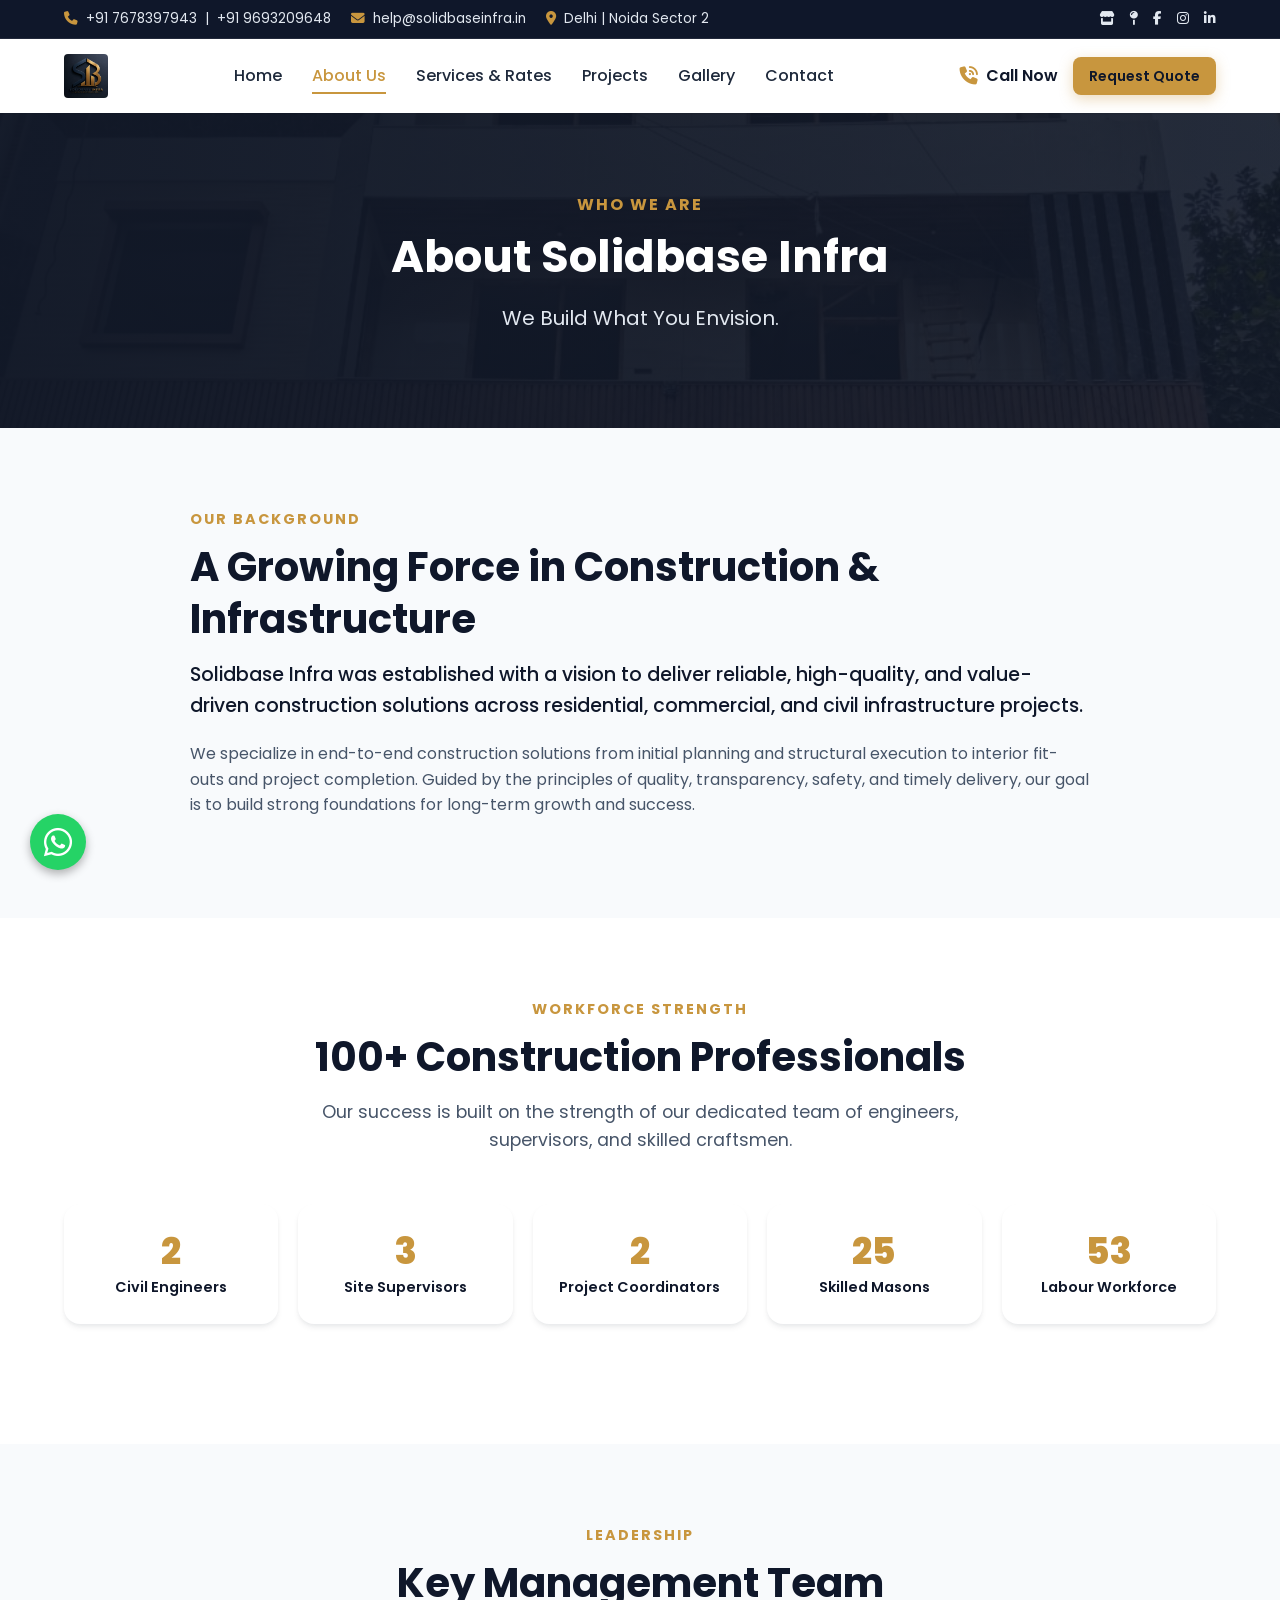
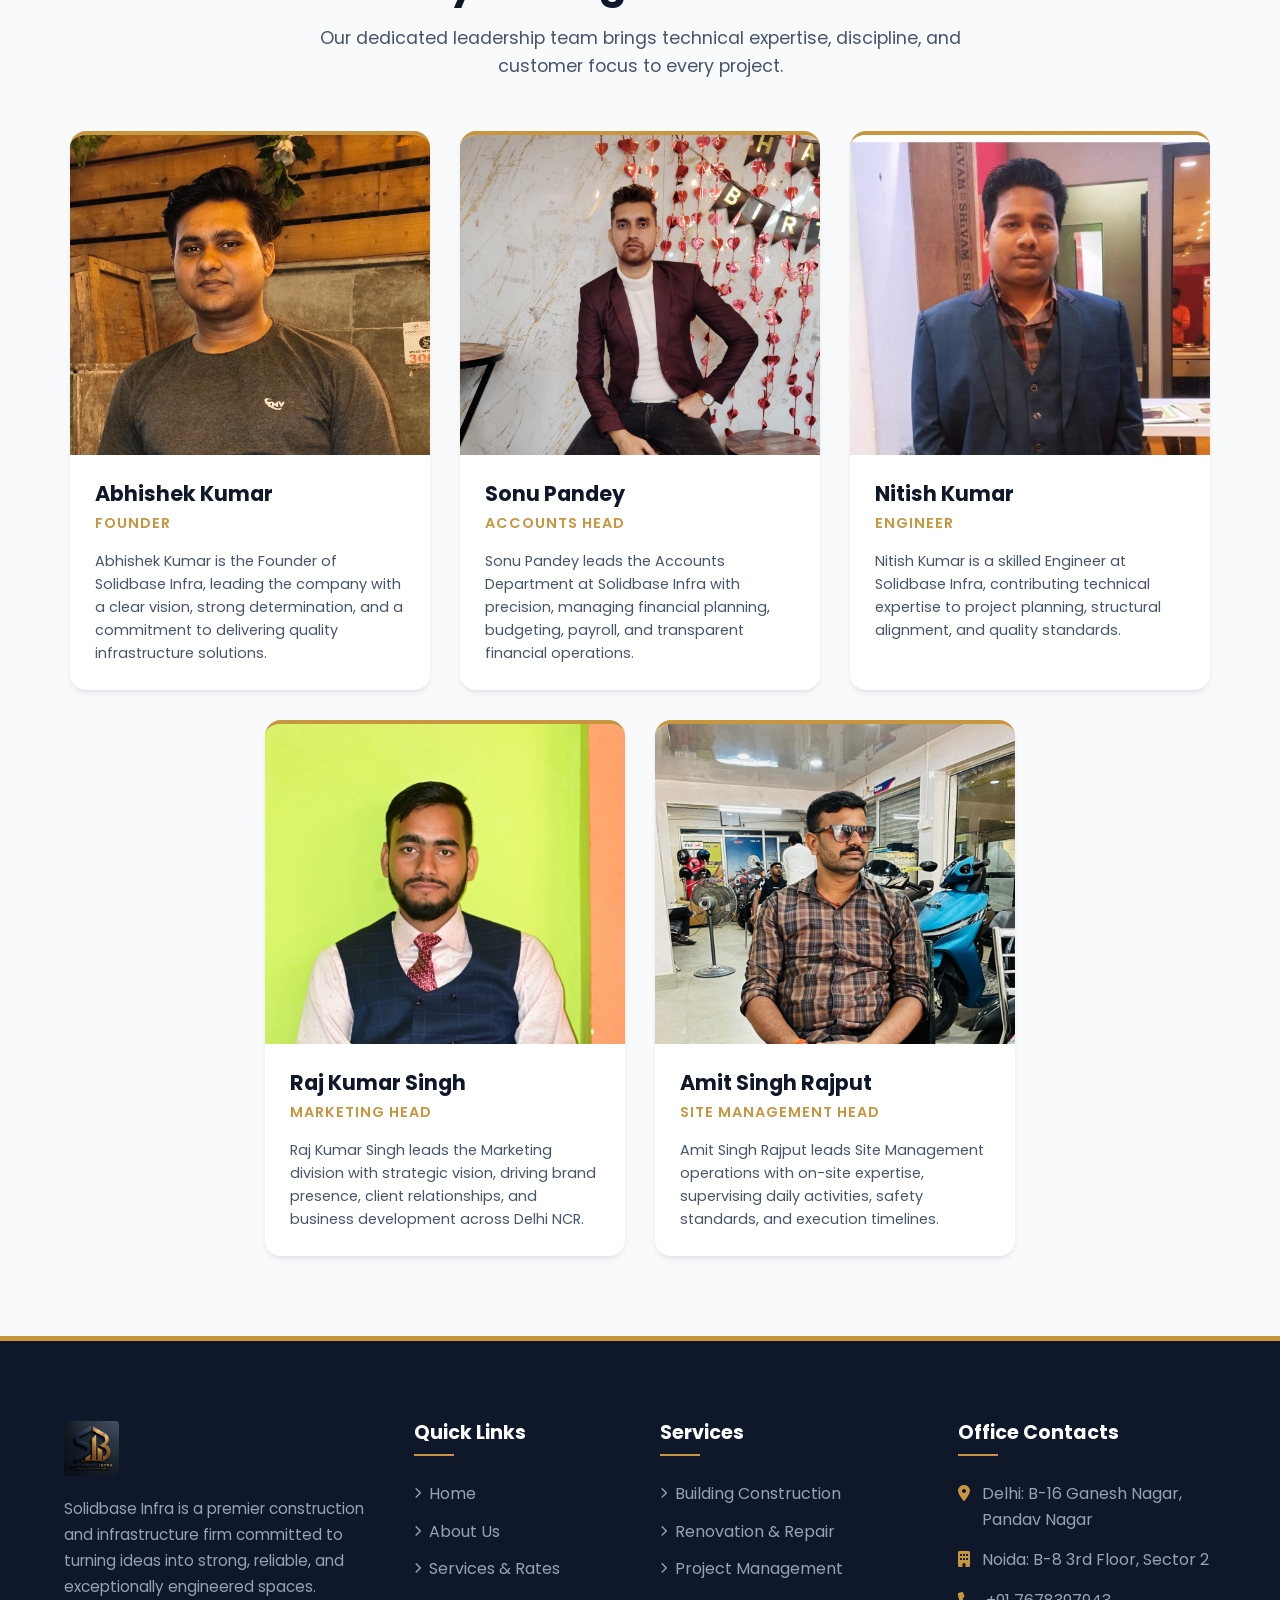
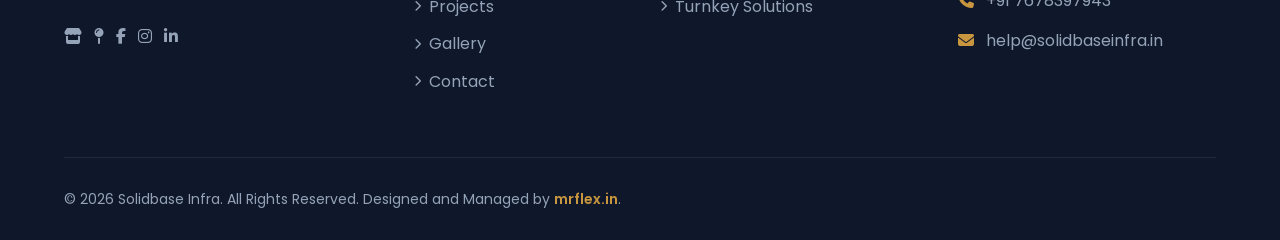
<file: about.html>
<!DOCTYPE html>
<html lang="en">
<head>
  <meta charset="UTF-8">
  <meta name="viewport" content="width=device-width, initial-scale=1.0, maximum-scale=5.0">
  <title>About Us | Solidbase Infra - Construction & Civil Infrastructure</title>
  <meta name="description" content="Learn about Solidbase Infra. A dedicated workforce of 100+ civil engineers, site supervisors, and skilled masons committed to building durable infrastructure.">
  <meta name="keywords" content="About Solidbase Infra, construction company leadership, civil engineers Delhi, site supervisors Noida">
  <meta name="author" content="Solidbase Infra">
  <meta name="robots" content="index, follow">
  <!-- Favicon & Browser Icons -->
  <link rel="icon" type="image/jpeg" href="images/updated_logo.jpeg">
  <link rel="shortcut icon" type="image/jpeg" href="images/updated_logo.jpeg">
  <link rel="apple-touch-icon" href="images/updated_logo.jpeg">
  <link rel="canonical" href="https://solidbaseinfra.in/about.html">

  <!-- Open Graph / Social Sharing Meta -->
  <meta property="og:type" content="website">
  <meta property="og:title" content="About Us | Solidbase Infra">
  <meta property="og:description" content="Learn about Solidbase Infra and our team of 100+ construction professionals.">
  <meta property="og:image" content="https://solidbaseinfra.in/images/updated_logo.jpeg">
  <meta property="og:url" content="https://solidbaseinfra.in/about.html">
  <meta property="og:site_name" content="Solidbase Infra">

  <!-- Twitter Card -->
  <meta name="twitter:card" content="summary_large_image">
  <meta name="twitter:title" content="About Us | Solidbase Infra">
  <meta name="twitter:description" content="Learn about Solidbase Infra and our team of 100+ construction professionals.">
  <meta name="twitter:image" content="https://solidbaseinfra.in/images/updated_logo.jpeg">

  <!-- Fonts & Icons -->
  <link rel="preconnect" href="https://fonts.googleapis.com">
  <link rel="preconnect" href="https://fonts.gstatic.com" crossorigin>
  <link href="https://fonts.googleapis.com/css2?family=Poppins:wght@300;400;500;600;700;800&display=swap" rel="stylesheet">
  <link rel="stylesheet" href="https://cdnjs.cloudflare.com/ajax/libs/font-awesome/6.4.0/css/all.min.css">
  
  <!-- Animations CSS -->
  <link rel="stylesheet" href="https://unpkg.com/aos@next/dist/aos.css">
  
  <!-- Custom Style -->
  <link rel="stylesheet" href="css/style.css">
  <link rel="stylesheet" href="css/responsive.css">
  <link rel="stylesheet" href="css/animations.css">
</head>
<body>

  <!-- Preloader -->
  <div class="preloader">
    <div class="preloader-spinner"></div>
  </div>

  <!-- Topbar -->
  <div class="topbar">
    <div class="container topbar-content">
      <div class="topbar-info">
        <div class="topbar-info-item">
          <i class="fa-solid fa-phone"></i>
          <a href="tel:+917678397943" style="color: inherit; text-decoration: none;">+91 7678397943</a> | <a href="tel:+919693209648" style="color: inherit; text-decoration: none;">+91 9693209648</a>
        </div>
        <div class="topbar-info-item">
          <i class="fa-solid fa-envelope"></i>
          <a href="mailto:help@solidbaseinfra.in" style="color: inherit; text-decoration: none;">help@solidbaseinfra.in</a>
        </div>
        <div class="topbar-info-item">
          <i class="fa-solid fa-location-dot"></i>
          <span>Delhi | Noida Sector 2</span>
        </div>
      </div>
      <div class="topbar-socials">
        <a href="https://share.google/tQ9KhuRU97TeQIPc7" target="_blank" rel="noopener" title="IndiaMART Profile"><i class="fa-solid fa-store"></i></a>
        <a href="https://share.google/VdNZgroxTFUhdcFys" target="_blank" rel="noopener" title="Justdial Profile"><i class="fa-solid fa-map-pin"></i></a>
        <a href="https://www.facebook.com/share/17PPnVkUAa/" target="_blank" rel="noopener" aria-label="Facebook"><i class="fa-brands fa-facebook-f"></i></a>
        <a href="https://www.instagram.com/solidbaseinfra?utm_source=ig_web_button_share_sheet&igsh=ZDNlZDc0MzIxNw==" target="_blank" rel="noopener" aria-label="Instagram"><i class="fa-brands fa-instagram"></i></a>
        <a href="https://www.linkedin.com/in/abhishek-kumar-189688298?utm_source=share&utm_campaign=share_via&utm_con" target="_blank" rel="noopener" aria-label="LinkedIn"><i class="fa-brands fa-linkedin-in"></i></a>
      </div>
    </div>
  </div>

  <!-- Sticky Navbar -->
  <header>
    <div class="container navbar">
      <a href="index.html" class="logo">
        <img src="images/updated_logo.jpeg" alt="Solidbase Infra Logo" class="brand-logo-img">
      </a>
      
      <nav class="nav-menu">
        <a href="index.html" class="nav-link">Home</a>
        <a href="about.html" class="nav-link active">About Us</a>
        <a href="services.html" class="nav-link">Services & Rates</a>
        <a href="projects.html" class="nav-link">Projects</a>
        <a href="gallery.html" class="nav-link">Gallery</a>
        <a href="contact.html" class="nav-link">Contact</a>
      </nav>

      <div class="nav-ctas">
        <a href="tel:+917678397943" class="nav-phone">
          <i class="fa-solid fa-phone-volume"></i>
          <span>Call Now</span>
        </a>
        <a href="https://wa.me/917678397943?text=Hello%20Solidbase%20Infra%2C%20I%20would%20like%20to%20request%20a%20construction%20quote." target="_blank" rel="noopener" class="btn btn-primary btn-sm">Request Quote</a>
      </div>

      <div class="mobile-menu-toggle" aria-label="Toggle mobile menu">
        <i class="fa-solid fa-bars"></i>
      </div>
    </div>
  </header>

  <!-- Subpage Hero Banner -->
  <section class="hero" style="background-image: linear-gradient(rgba(17,24,39,0.8), rgba(17,24,39,0.85)), url('images/gallery/IMG-20260804-WA0000.jpg'); background-size: cover; background-position: center; min-height: 35vh; padding: 60px 0 40px 0;">
    <div class="container" style="grid-template-columns: 1fr; text-align: center;">
      <div class="hero-content" style="max-width: 100%;">
        <span class="hero-tagline">Who We Are</span>
        <h1 class="hero-title" style="font-size: 2.8rem;">About Solidbase Infra</h1>
        <p class="hero-desc">We Build What You Envision.</p>
      </div>
    </div>
  </section>

  <!-- Company Overview -->
  <section class="section">
    <div class="container" style="display: grid; grid-template-columns: 1fr; gap: 40px; max-width: 900px; margin: 0 auto;">
      <div class="about-info" data-aos="fade-up">
        <span class="section-subtitle">Our Background</span>
        <h2 class="section-title">A Growing Force in Construction & Infrastructure</h2>
        <p class="section-desc" style="margin-bottom: 20px; font-size: 1.2rem; line-height: 1.6; color: var(--color-dark); font-weight: 500;">
          Solidbase Infra was established with a vision to deliver reliable, high-quality, and value-driven construction solutions across residential, commercial, and civil infrastructure projects.
        </p>
        <p style="margin-bottom: 20px; color: var(--color-gray-600);">
          We specialize in end-to-end construction solutions from initial planning and structural execution to interior fit-outs and project completion. Guided by the principles of quality, transparency, safety, and timely delivery, our goal is to build strong foundations for long-term growth and success.
        </p>
      </div>
    </div>
  </section>

  <!-- Workforce Strength & Team Metrics -->
  <section class="section section-bg">
    <div class="container">
      <div class="section-header">
        <span class="section-subtitle">Workforce Strength</span>
        <h2 class="section-title">100+ Construction Professionals</h2>
        <p class="section-desc">Our success is built on the strength of our dedicated team of engineers, supervisors, and skilled craftsmen.</p>
      </div>

      <div style="display: grid; grid-template-columns: repeat(auto-fit, minmax(200px, 1fr)); gap: 20px; text-align: center; margin-bottom: 40px;">
        <div style="background: var(--color-white); padding: 25px; border-radius: var(--radius-lg); box-shadow: var(--shadow-md);">
          <h3 style="font-size: 2.25rem; color: var(--color-primary); font-weight: 800;">2</h3>
          <p style="font-size: 0.9rem; color: var(--color-dark); font-weight: 600;">Civil Engineers</p>
        </div>
        <div style="background: var(--color-white); padding: 25px; border-radius: var(--radius-lg); box-shadow: var(--shadow-md);">
          <h3 style="font-size: 2.25rem; color: var(--color-primary); font-weight: 800;">3</h3>
          <p style="font-size: 0.9rem; color: var(--color-dark); font-weight: 600;">Site Supervisors</p>
        </div>
        <div style="background: var(--color-white); padding: 25px; border-radius: var(--radius-lg); box-shadow: var(--shadow-md);">
          <h3 style="font-size: 2.25rem; color: var(--color-primary); font-weight: 800;">2</h3>
          <p style="font-size: 0.9rem; color: var(--color-dark); font-weight: 600;">Project Coordinators</p>
        </div>
        <div style="background: var(--color-white); padding: 25px; border-radius: var(--radius-lg); box-shadow: var(--shadow-md);">
          <h3 style="font-size: 2.25rem; color: var(--color-primary); font-weight: 800;">25</h3>
          <p style="font-size: 0.9rem; color: var(--color-dark); font-weight: 600;">Skilled Masons</p>
        </div>
        <div style="background: var(--color-white); padding: 25px; border-radius: var(--radius-lg); box-shadow: var(--shadow-md);">
          <h3 style="font-size: 2.25rem; color: var(--color-primary); font-weight: 800;">53</h3>
          <p style="font-size: 0.9rem; color: var(--color-dark); font-weight: 600;">Labour Workforce</p>
        </div>
      </div>
    </div>
  </section>

  <!-- Management Team -->
  <section id="team" class="section">
    <div class="container">
      <div class="section-header">
        <span class="section-subtitle">Leadership</span>
        <h2 class="section-title">Key Management Team</h2>
        <p class="section-desc">Our dedicated leadership team brings technical expertise, discipline, and customer focus to every project.</p>
      </div>

      <div style="display: flex; flex-wrap: wrap; gap: 30px; justify-content: center;">
        <!-- Member 1: Abhishek Kumar -->
        <div class="team-card" data-aos="fade-up" style="flex: 1 1 300px; max-width: 360px; background: var(--color-white); border-radius: var(--radius-lg); box-shadow: var(--shadow-md); overflow: hidden; border-top: 4px solid var(--color-primary);">
          <img src="images/abhishek.jpeg" alt="Abhishek Kumar" style="width: 100%; height: 320px; object-fit: cover; object-position: top;">
          <div style="padding: 25px;">
            <h3 style="font-size: 1.3rem; font-weight: bold; margin-bottom: 5px; color: var(--color-dark);">Abhishek Kumar</h3>
            <p style="font-size: 0.9rem; color: var(--color-primary); font-weight: 600; margin-bottom: 15px; text-transform: uppercase; letter-spacing: 1px;">Founder</p>
            <p style="font-size: 0.9rem; color: var(--color-gray-600); line-height: 1.6;">
              Abhishek Kumar is the Founder of Solidbase Infra, leading the company with a clear vision, strong determination, and a commitment to delivering quality infrastructure solutions.
            </p>
          </div>
        </div>

        <!-- Member 2: Sonu Pandey -->
        <div class="team-card" data-aos="fade-up" data-aos-delay="100" style="flex: 1 1 300px; max-width: 360px; background: var(--color-white); border-radius: var(--radius-lg); box-shadow: var(--shadow-md); overflow: hidden; border-top: 4px solid var(--color-primary);">
          <img src="images/sonu.jpeg" alt="Sonu Pandey" style="width: 100%; height: 320px; object-fit: cover; object-position: top;">
          <div style="padding: 25px;">
            <h3 style="font-size: 1.3rem; font-weight: bold; margin-bottom: 5px; color: var(--color-dark);">Sonu Pandey</h3>
            <p style="font-size: 0.9rem; color: var(--color-primary); font-weight: 600; margin-bottom: 15px; text-transform: uppercase; letter-spacing: 1px;">Accounts Head</p>
            <p style="font-size: 0.9rem; color: var(--color-gray-600); line-height: 1.6;">
              Sonu Pandey leads the Accounts Department at Solidbase Infra with precision, managing financial planning, budgeting, payroll, and transparent financial operations.
            </p>
          </div>
        </div>

        <!-- Member 3: Nitish Kumar -->
        <div class="team-card" data-aos="fade-up" data-aos-delay="200" style="flex: 1 1 300px; max-width: 360px; background: var(--color-white); border-radius: var(--radius-lg); box-shadow: var(--shadow-md); overflow: hidden; border-top: 4px solid var(--color-primary);">
          <img src="images/nitish.jpeg" alt="Nitish Kumar" style="width: 100%; height: 320px; object-fit: cover; object-position: top;">
          <div style="padding: 25px;">
            <h3 style="font-size: 1.3rem; font-weight: bold; margin-bottom: 5px; color: var(--color-dark);">Nitish Kumar</h3>
            <p style="font-size: 0.9rem; color: var(--color-primary); font-weight: 600; margin-bottom: 15px; text-transform: uppercase; letter-spacing: 1px;">Engineer</p>
            <p style="font-size: 0.9rem; color: var(--color-gray-600); line-height: 1.6;">
              Nitish Kumar is a skilled Engineer at Solidbase Infra, contributing technical expertise to project planning, structural alignment, and quality standards.
            </p>
          </div>
        </div>

        <!-- Member 4: Raj Kumar Singh -->
        <div class="team-card" data-aos="fade-up" data-aos-delay="300" style="flex: 1 1 300px; max-width: 360px; background: var(--color-white); border-radius: var(--radius-lg); box-shadow: var(--shadow-md); overflow: hidden; border-top: 4px solid var(--color-primary);">
          <img src="images/raj.jpeg" alt="Raj Kumar Singh" style="width: 100%; height: 320px; object-fit: cover; object-position: center 20%;">
          <div style="padding: 25px;">
            <h3 style="font-size: 1.3rem; font-weight: bold; margin-bottom: 5px; color: var(--color-dark);">Raj Kumar Singh</h3>
            <p style="font-size: 0.9rem; color: var(--color-primary); font-weight: 600; margin-bottom: 15px; text-transform: uppercase; letter-spacing: 1px;">Marketing Head</p>
            <p style="font-size: 0.9rem; color: var(--color-gray-600); line-height: 1.6;">
              Raj Kumar Singh leads the Marketing division with strategic vision, driving brand presence, client relationships, and business development across Delhi NCR.
            </p>
          </div>
        </div>

        <!-- Member 5: Amit Singh Rajput -->
        <div class="team-card" data-aos="fade-up" data-aos-delay="400" style="flex: 1 1 300px; max-width: 360px; background: var(--color-white); border-radius: var(--radius-lg); box-shadow: var(--shadow-md); overflow: hidden; border-top: 4px solid var(--color-primary);">
          <img src="images/amit.jpeg" alt="Amit Singh Rajput" style="width: 100%; height: 320px; object-fit: cover; object-position: top;">
          <div style="padding: 25px;">
            <h3 style="font-size: 1.3rem; font-weight: bold; margin-bottom: 5px; color: var(--color-dark);">Amit Singh Rajput</h3>
            <p style="font-size: 0.9rem; color: var(--color-primary); font-weight: 600; margin-bottom: 15px; text-transform: uppercase; letter-spacing: 1px;">Site Management Head</p>
            <p style="font-size: 0.9rem; color: var(--color-gray-600); line-height: 1.6;">
              Amit Singh Rajput leads Site Management operations with on-site expertise, supervising daily activities, safety standards, and execution timelines.
            </p>
          </div>
        </div>
      </div>
    </div>
  </section>

  <!-- Footer Section -->
  <footer>
    <div class="container footer-grid">
      <div class="footer-brand">
        <a href="index.html" class="logo">
          <img src="images/updated_logo.jpeg" alt="Solidbase Infra Logo" class="brand-logo-img">
        </a>
        <p style="margin-top: 15px;">Solidbase Infra is a premier construction and infrastructure firm committed to turning ideas into strong, reliable, and exceptionally engineered spaces.</p>
        <div class="topbar-socials" style="gap: 12px; margin-top: 15px;">
          <a href="https://share.google/tQ9KhuRU97TeQIPc7" target="_blank" rel="noopener" title="IndiaMART Profile"><i class="fa-solid fa-store"></i></a>
          <a href="https://share.google/VdNZgroxTFUhdcFys" target="_blank" rel="noopener" title="Justdial Profile"><i class="fa-solid fa-map-pin"></i></a>
          <a href="https://www.facebook.com/share/17PPnVkUAa/" target="_blank" rel="noopener" aria-label="Facebook"><i class="fa-brands fa-facebook-f"></i></a>
          <a href="https://www.instagram.com/solidbaseinfra?utm_source=ig_web_button_share_sheet&igsh=ZDNlZDc0MzIxNw==" target="_blank" rel="noopener" aria-label="Instagram"><i class="fa-brands fa-instagram"></i></a>
          <a href="https://www.linkedin.com/in/abhishek-kumar-189688298?utm_source=share&utm_campaign=share_via&utm_con" target="_blank" rel="noopener" aria-label="LinkedIn"><i class="fa-brands fa-linkedin-in"></i></a>
        </div>
      </div>

      <div class="footer-col">
        <h3 class="footer-heading">Quick Links</h3>
        <ul class="footer-links">
          <li><a href="index.html"><i class="fa-solid fa-chevron-right" style="font-size: 0.7rem;"></i> Home</a></li>
          <li><a href="about.html"><i class="fa-solid fa-chevron-right" style="font-size: 0.7rem;"></i> About Us</a></li>
          <li><a href="services.html"><i class="fa-solid fa-chevron-right" style="font-size: 0.7rem;"></i> Services & Rates</a></li>
          <li><a href="projects.html"><i class="fa-solid fa-chevron-right" style="font-size: 0.7rem;"></i> Projects</a></li>
          <li><a href="gallery.html"><i class="fa-solid fa-chevron-right" style="font-size: 0.7rem;"></i> Gallery</a></li>
          <li><a href="contact.html"><i class="fa-solid fa-chevron-right" style="font-size: 0.7rem;"></i> Contact</a></li>
        </ul>
      </div>

      <div class="footer-col">
        <h3 class="footer-heading">Services</h3>
        <ul class="footer-links">
          <li><a href="services.html"><i class="fa-solid fa-chevron-right" style="font-size: 0.7rem;"></i> Building Construction</a></li>
          <li><a href="services.html"><i class="fa-solid fa-chevron-right" style="font-size: 0.7rem;"></i> Renovation & Repair</a></li>
          <li><a href="services.html"><i class="fa-solid fa-chevron-right" style="font-size: 0.7rem;"></i> Project Management</a></li>
          <li><a href="services.html"><i class="fa-solid fa-chevron-right" style="font-size: 0.7rem;"></i> Turnkey Solutions</a></li>
        </ul>
      </div>

      <div class="footer-col">
        <h3 class="footer-heading">Office Contacts</h3>
        <ul class="footer-contact">
          <li>
            <i class="fa-solid fa-location-dot"></i>
            <span>Delhi: B-16 Ganesh Nagar, Pandav Nagar</span>
          </li>
          <li>
            <i class="fa-solid fa-building"></i>
            <span>Noida: B-8 3rd Floor, Sector 2</span>
          </li>
          <li>
            <i class="fa-solid fa-phone"></i>
            <a href="tel:+917678397943" style="color: inherit; text-decoration: none;">+91 7678397943</a>
          </li>
          <li>
            <i class="fa-solid fa-envelope"></i>
            <a href="mailto:help@solidbaseinfra.in" style="color: inherit; text-decoration: none;">help@solidbaseinfra.in</a>
          </li>
        </ul>
      </div>
    </div>

    <div class="container footer-bottom">
      <p>&copy; 2026 Solidbase Infra. All Rights Reserved. Designed and Managed by <a href="https://mrflex.in" target="_blank" rel="noopener noreferrer" style="color: var(--color-primary, #f39c12); font-weight: 600;">mrflex.in</a>.</p>
    </div>
  </footer>

  <!-- WhatsApp Floating Icon -->
  <a href="https://wa.me/917678397943?text=Hello%20Solidbase%20Infra%2C%20I%20would%20like%20to%20request%20a%20quotation." class="whatsapp-float pulse-glow" target="_blank" rel="noopener noreferrer" aria-label="Contact us on WhatsApp">
    <i class="fa-brands fa-whatsapp"></i>
  </a>

  <!-- Mobile Bottom Sticky Action Bar (Android & iOS) -->
  <div class="mobile-bottom-bar">
    <a href="tel:+917678397943" class="btn-call"><i class="fa-solid fa-phone"></i> Call Now</a>
    <a href="https://wa.me/917678397943?text=Hello%20Solidbase%20Infra%2C%20I%20would%20like%20to%20request%20a%20quotation." target="_blank" rel="noopener" class="btn-whatsapp"><i class="fa-brands fa-whatsapp"></i> WhatsApp Quote</a>
  </div>

  <!-- CDN Scripts -->
  <script src="https://unpkg.com/aos@next/dist/aos.js"></script>
  
  <!-- Project Scripts -->
  <script src="js/app.js"></script>
  <script>
    AOS.init({
      once: true,
      duration: 800,
      easing: 'ease-out-quad'
    });
  </script>
</body>
</html>
</file>
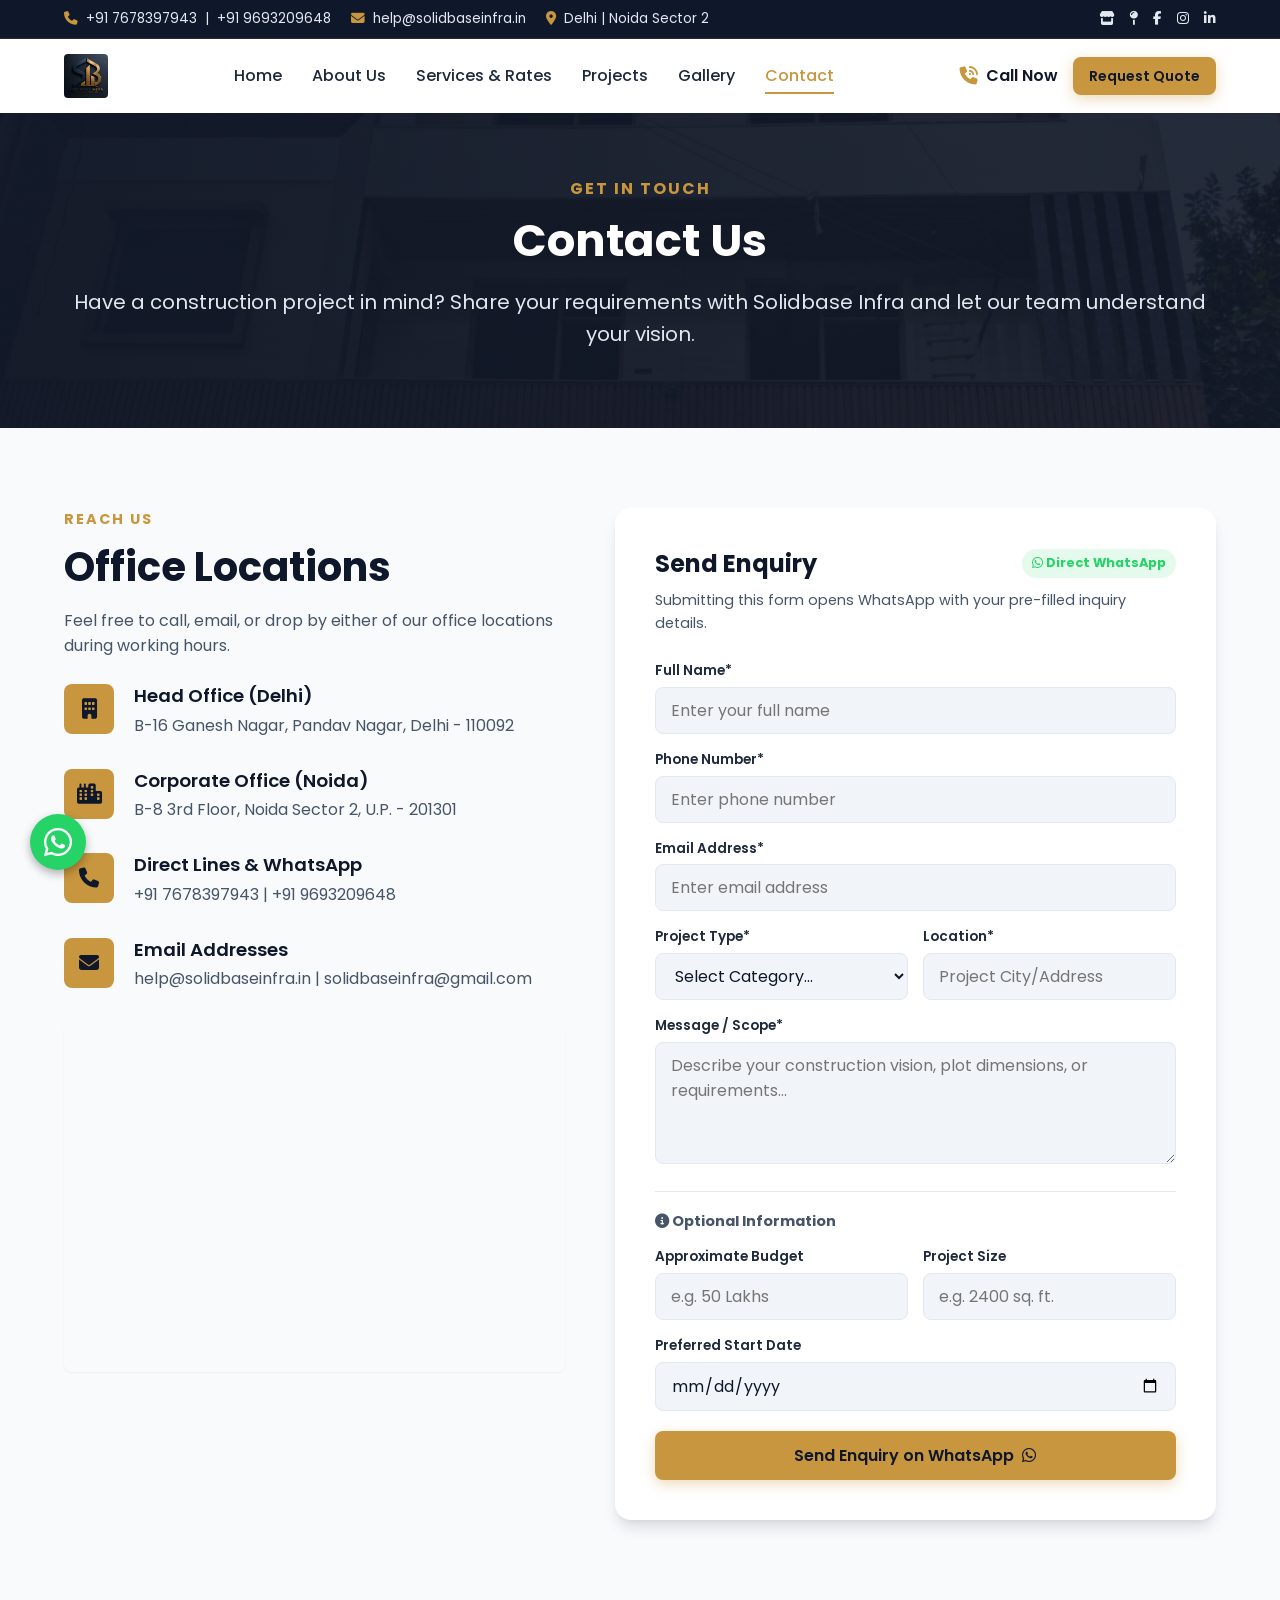
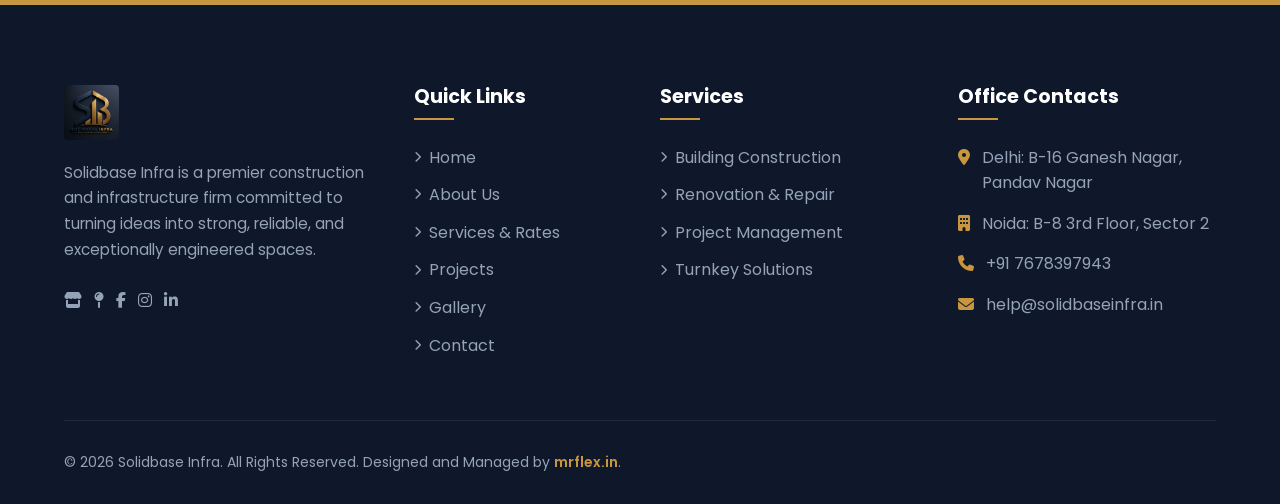
<file: contact.html>
<!DOCTYPE html>
<html lang="en">
<head>
  <meta charset="UTF-8">
  <meta name="viewport" content="width=device-width, initial-scale=1.0, maximum-scale=5.0">
  <title>Contact Us & Office Locations | Solidbase Infra</title>
  <meta name="description" content="Contact Solidbase Infra offices in Delhi & Noida. Call +91 7678397943 or email help@solidbaseinfra.in for building construction & engineering queries.">
  <meta name="keywords" content="Contact Solidbase Infra, construction company office Delhi, Noida construction office, WhatsApp quote">
  <meta name="author" content="Solidbase Infra">
  <meta name="robots" content="index, follow">
  <!-- Favicon & Browser Icons -->
  <link rel="icon" type="image/jpeg" href="images/updated_logo.jpeg">
  <link rel="shortcut icon" type="image/jpeg" href="images/updated_logo.jpeg">
  <link rel="apple-touch-icon" href="images/updated_logo.jpeg">
  <link rel="canonical" href="https://solidbaseinfra.in/contact.html">

  <!-- Open Graph / Social Sharing Meta -->
  <meta property="og:type" content="website">
  <meta property="og:title" content="Contact Us & Office Locations | Solidbase Infra">
  <meta property="og:description" content="Reach out to discuss your construction or infrastructure projects, or request an estimate.">
  <meta property="og:image" content="https://solidbaseinfra.in/images/updated_logo.jpeg">
  <meta property="og:url" content="https://solidbaseinfra.in/contact.html">
  <meta property="og:site_name" content="Solidbase Infra">

  <!-- Twitter Card -->
  <meta name="twitter:card" content="summary_large_image">
  <meta name="twitter:title" content="Contact Us & Office Locations | Solidbase Infra">
  <meta name="twitter:description" content="Reach out to discuss your construction or infrastructure projects.">
  <meta name="twitter:image" content="https://solidbaseinfra.in/images/updated_logo.jpeg">

  <!-- Schema.org LocalBusiness JSON-LD -->
  <script type="application/ld+json">
  {
    "@context": "https://schema.org",
    "@type": "LocalBusiness",
    "name": "Solidbase Infra",
    "image": "https://solidbaseinfra.in/images/updated_logo.jpeg",
    "telephone": "+91-7678397943",
    "email": "help@solidbaseinfra.in",
    "url": "https://solidbaseinfra.in/contact.html",
    "address": {
      "@type": "PostalAddress",
      "streetAddress": "B-16 Ganesh Nagar, Pandav Nagar",
      "addressLocality": "Delhi",
      "postalCode": "110092",
      "addressCountry": "IN"
    }
  }
  </script>

  <!-- Fonts & Icons -->
  <link rel="preconnect" href="https://fonts.googleapis.com">
  <link rel="preconnect" href="https://fonts.gstatic.com" crossorigin>
  <link href="https://fonts.googleapis.com/css2?family=Poppins:wght@300;400;500;600;700;800&display=swap" rel="stylesheet">
  <link rel="stylesheet" href="https://cdnjs.cloudflare.com/ajax/libs/font-awesome/6.4.0/css/all.min.css">
  
  <!-- Animations CSS -->
  <link rel="stylesheet" href="https://unpkg.com/aos@next/dist/aos.css">
  
  <!-- Custom Style -->
  <link rel="stylesheet" href="css/style.css">
  <link rel="stylesheet" href="css/responsive.css">
  <link rel="stylesheet" href="css/animations.css">
</head>
<body>

  <!-- Preloader -->
  <div class="preloader">
    <div class="preloader-spinner"></div>
  </div>

  <!-- Topbar -->
  <div class="topbar">
    <div class="container topbar-content">
      <div class="topbar-info">
        <div class="topbar-info-item">
          <i class="fa-solid fa-phone"></i>
          <a href="tel:+917678397943" style="color: inherit; text-decoration: none;">+91 7678397943</a> | <a href="tel:+919693209648" style="color: inherit; text-decoration: none;">+91 9693209648</a>
        </div>
        <div class="topbar-info-item">
          <i class="fa-solid fa-envelope"></i>
          <a href="mailto:help@solidbaseinfra.in" style="color: inherit; text-decoration: none;">help@solidbaseinfra.in</a>
        </div>
        <div class="topbar-info-item">
          <i class="fa-solid fa-location-dot"></i>
          <span>Delhi | Noida Sector 2</span>
        </div>
      </div>
      <div class="topbar-socials">
        <a href="https://share.google/tQ9KhuRU97TeQIPc7" target="_blank" rel="noopener" title="IndiaMART Profile"><i class="fa-solid fa-store"></i></a>
        <a href="https://share.google/VdNZgroxTFUhdcFys" target="_blank" rel="noopener" title="Justdial Profile"><i class="fa-solid fa-map-pin"></i></a>
        <a href="https://www.facebook.com/share/17PPnVkUAa/" target="_blank" rel="noopener" aria-label="Facebook"><i class="fa-brands fa-facebook-f"></i></a>
        <a href="https://www.instagram.com/solidbaseinfra?utm_source=ig_web_button_share_sheet&igsh=ZDNlZDc0MzIxNw==" target="_blank" rel="noopener" aria-label="Instagram"><i class="fa-brands fa-instagram"></i></a>
        <a href="https://www.linkedin.com/in/abhishek-kumar-189688298?utm_source=share&utm_campaign=share_via&utm_con" target="_blank" rel="noopener" aria-label="LinkedIn"><i class="fa-brands fa-linkedin-in"></i></a>
      </div>
    </div>
  </div>

  <!-- Sticky Navbar -->
  <header>
    <div class="container navbar">
      <a href="index.html" class="logo">
        <img src="images/updated_logo.jpeg" alt="Solidbase Infra Logo" class="brand-logo-img">
      </a>
      
      <nav class="nav-menu">
        <a href="index.html" class="nav-link">Home</a>
        <a href="about.html" class="nav-link">About Us</a>
        <a href="services.html" class="nav-link">Services & Rates</a>
        <a href="projects.html" class="nav-link">Projects</a>
        <a href="gallery.html" class="nav-link">Gallery</a>
        <a href="contact.html" class="nav-link active">Contact</a>
      </nav>

      <div class="nav-ctas">
        <a href="tel:+917678397943" class="nav-phone">
          <i class="fa-solid fa-phone-volume"></i>
          <span>Call Now</span>
        </a>
        <a href="https://wa.me/917678397943?text=Hello%20Solidbase%20Infra%2C%20I%20would%20like%20to%20request%20a%20construction%20quote." target="_blank" rel="noopener" class="btn btn-primary btn-sm">Request Quote</a>
      </div>

      <div class="mobile-menu-toggle" aria-label="Toggle mobile menu">
        <i class="fa-solid fa-bars"></i>
      </div>
    </div>
  </header>

  <!-- Subpage Hero Banner -->
  <section class="hero" style="background-image: linear-gradient(rgba(17,24,39,0.8), rgba(17,24,39,0.85)), url('images/gallery/IMG-20260804-WA0000.jpg'); background-size: cover; background-position: center; min-height: 35vh; padding: 60px 0 40px 0;">
    <div class="container" style="grid-template-columns: 1fr; text-align: center;">
      <div class="hero-content" style="max-width: 100%;">
        <span class="hero-tagline">Get In Touch</span>
        <h1 class="hero-title" style="font-size: 2.8rem;">Contact Us</h1>
        <p class="hero-desc">Have a construction project in mind? Share your requirements with Solidbase Infra and let our team understand your vision.</p>
      </div>
    </div>
  </section>

  <!-- Contact & Enquiry Layout -->
  <section class="section">
    <div class="container contact-layout">
      
      <!-- Contact Info & Dual Offices -->
      <div class="contact-left" data-aos="fade-right">
        <span class="section-subtitle">Reach Us</span>
        <h2 class="section-title">Office Locations</h2>
        <p style="color: var(--color-gray-600); margin-bottom: 25px;">
          Feel free to call, email, or drop by either of our office locations during working hours.
        </p>
        
        <div class="contact-info-list">
          <div class="contact-info-card">
            <div class="contact-info-icon"><i class="fa-solid fa-building"></i></div>
            <div class="contact-info-text">
              <h3>Head Office (Delhi)</h3>
              <p>B-16 Ganesh Nagar, Pandav Nagar, Delhi - 110092</p>
            </div>
          </div>

          <div class="contact-info-card">
            <div class="contact-info-icon"><i class="fa-solid fa-city"></i></div>
            <div class="contact-info-text">
              <h3>Corporate Office (Noida)</h3>
              <p>B-8 3rd Floor, Noida Sector 2, U.P. - 201301</p>
            </div>
          </div>

          <div class="contact-info-card">
            <div class="contact-info-icon"><i class="fa-solid fa-phone"></i></div>
            <div class="contact-info-text">
              <h3>Direct Lines & WhatsApp</h3>
              <p><a href="tel:+917678397943" style="color: inherit; text-decoration: none;">+91 7678397943</a> | <a href="tel:+919693209648" style="color: inherit; text-decoration: none;">+91 9693209648</a></p>
            </div>
          </div>

          <div class="contact-info-card">
            <div class="contact-info-icon"><i class="fa-solid fa-envelope"></i></div>
            <div class="contact-info-text">
              <h3>Email Addresses</h3>
              <p><a href="mailto:help@solidbaseinfra.in" style="color: inherit; text-decoration: none;">help@solidbaseinfra.in</a> | <a href="mailto:solidbaseinfra@gmail.com" style="color: inherit; text-decoration: none;">solidbaseinfra@gmail.com</a></p>
            </div>
          </div>
        </div>

        <div class="contact-map-iframe" style="margin-top: 30px;">
          <iframe title="Solidbase Infra Office Location Map" src="https://www.google.com/maps/embed?pb=!1m18!1m12!1m3!1d3502.264119854483!2d77.2798993!3d28.6218171!2m3!1f0!2f0!3f0!3m2!1i1024!2i768!4f13.1!3m3!1m2!1s0x390cfb63bc230e9d%3A0xb3558f6232eeaa8a!2sPandav%20Nagar%2C%20New%20Delhi%2C%20Delhi!5e0!3m2!1sen!2sin!4v1691234567890!5m2!1sen!2sin" allowfullscreen="" loading="lazy" referrerpolicy="no-referrer-when-downgrade"></iframe>
        </div>
      </div>

      <!-- Enquiry Form with Direct WhatsApp Action -->
      <div id="enquiryForm" class="contact-right" data-aos="fade-left">
        <div style="background-color: var(--color-white); padding: 40px; border-radius: var(--radius-lg); box-shadow: var(--shadow-lg);">
          <div style="display: flex; align-items: center; justify-content: space-between; margin-bottom: 10px;">
            <h3 style="font-size: 1.5rem; font-weight: bold; color: var(--color-dark);">Send Enquiry</h3>
            <span style="background: rgba(37, 211, 102, 0.12); color: #25D366; font-size: 0.8rem; font-weight: 700; padding: 4px 10px; border-radius: var(--radius-full);"><i class="fa-brands fa-whatsapp"></i> Direct WhatsApp</span>
          </div>
          <p style="color: var(--color-gray-600); font-size: 0.9rem; margin-bottom: 25px;">Submitting this form opens WhatsApp with your pre-filled inquiry details.</p>
          
          <form class="quote-form" id="contactEnquiryForm" novalidate>
            <!-- Required Fields -->
            <div class="form-group">
              <label for="eq_name">Full Name*</label>
              <input type="text" id="eq_name" name="name" class="form-control" placeholder="Enter your full name" required>
              <div class="error-message"></div>
            </div>

            <div class="form-group">
              <label for="eq_phone">Phone Number*</label>
              <input type="tel" id="eq_phone" name="phone" class="form-control" placeholder="Enter phone number" required>
              <div class="error-message"></div>
            </div>

            <div class="form-group">
              <label for="eq_email">Email Address*</label>
              <input type="email" id="eq_email" name="email" class="form-control" placeholder="Enter email address" required>
              <div class="error-message"></div>
            </div>

            <div class="form-row">
              <div class="form-group">
                <label for="eq_project_type">Project Type*</label>
                <select id="eq_project_type" name="project_type" class="form-control" required>
                  <option value="" disabled selected>Select Category...</option>
                  <option value="Residential">Residential Construction</option>
                  <option value="Commercial">Commercial Construction</option>
                  <option value="Industrial">Industrial Infrastructure</option>
                  <option value="Renovation">Renovation & Repair</option>
                  <option value="Turnkey">Turnkey Project</option>
                </select>
                <div class="error-message"></div>
              </div>

              <div class="form-group">
                <label for="eq_location">Location*</label>
                <input type="text" id="eq_location" name="location" class="form-control" placeholder="Project City/Address" required>
                <div class="error-message"></div>
              </div>
            </div>

            <div class="form-group">
              <label for="eq_message">Message / Scope*</label>
              <textarea id="eq_message" name="message" class="form-control" rows="4" placeholder="Describe your construction vision, plot dimensions, or requirements..." required></textarea>
              <div class="error-message"></div>
            </div>

            <!-- Optional Fields -->
            <div style="margin-top: 20px; margin-bottom: 20px; border-top: 1px solid var(--color-gray-200); padding-top: 20px;">
              <h4 style="font-size: 0.9rem; font-weight: 700; margin-bottom: 15px; color: var(--color-gray-600);"><i class="fa-solid fa-circle-info"></i> Optional Information</h4>
              
              <div class="form-row">
                <div class="form-group">
                  <label for="eq_budget">Approximate Budget</label>
                  <input type="text" id="eq_budget" name="budget" class="form-control optional" data-optional="true" placeholder="e.g. 50 Lakhs">
                  <div class="error-message"></div>
                </div>

                <div class="form-group">
                  <label for="eq_size">Project Size</label>
                  <input type="text" id="eq_size" name="size" class="form-control optional" data-optional="true" placeholder="e.g. 2400 sq. ft.">
                  <div class="error-message"></div>
                </div>
              </div>

              <div class="form-group">
                <label for="eq_start_date">Preferred Start Date</label>
                <input type="date" id="eq_start_date" name="start_date" class="form-control optional" data-optional="true">
                <div class="error-message"></div>
              </div>
            </div>

            <button type="submit" class="btn btn-primary btn-full">Send Enquiry on WhatsApp <i class="fa-brands fa-whatsapp"></i></button>
          </form>
        </div>
      </div>

    </div>
  </section>

  <!-- Footer Section -->
  <footer>
    <div class="container footer-grid">
      <div class="footer-brand">
        <a href="index.html" class="logo">
          <img src="images/updated_logo.jpeg" alt="Solidbase Infra Logo" class="brand-logo-img">
        </a>
        <p style="margin-top: 15px;">Solidbase Infra is a premier construction and infrastructure firm committed to turning ideas into strong, reliable, and exceptionally engineered spaces.</p>
        <div class="topbar-socials" style="gap: 12px; margin-top: 15px;">
          <a href="https://share.google/tQ9KhuRU97TeQIPc7" target="_blank" rel="noopener" title="IndiaMART Profile"><i class="fa-solid fa-store"></i></a>
          <a href="https://share.google/VdNZgroxTFUhdcFys" target="_blank" rel="noopener" title="Justdial Profile"><i class="fa-solid fa-map-pin"></i></a>
          <a href="https://www.facebook.com/share/17PPnVkUAa/" target="_blank" rel="noopener" aria-label="Facebook"><i class="fa-brands fa-facebook-f"></i></a>
          <a href="https://www.instagram.com/solidbaseinfra?utm_source=ig_web_button_share_sheet&igsh=ZDNlZDc0MzIxNw==" target="_blank" rel="noopener" aria-label="Instagram"><i class="fa-brands fa-instagram"></i></a>
          <a href="https://www.linkedin.com/in/abhishek-kumar-189688298?utm_source=share&utm_campaign=share_via&utm_con" target="_blank" rel="noopener" aria-label="LinkedIn"><i class="fa-brands fa-linkedin-in"></i></a>
        </div>
      </div>

      <div class="footer-col">
        <h3 class="footer-heading">Quick Links</h3>
        <ul class="footer-links">
          <li><a href="index.html"><i class="fa-solid fa-chevron-right" style="font-size: 0.7rem;"></i> Home</a></li>
          <li><a href="about.html"><i class="fa-solid fa-chevron-right" style="font-size: 0.7rem;"></i> About Us</a></li>
          <li><a href="services.html"><i class="fa-solid fa-chevron-right" style="font-size: 0.7rem;"></i> Services & Rates</a></li>
          <li><a href="projects.html"><i class="fa-solid fa-chevron-right" style="font-size: 0.7rem;"></i> Projects</a></li>
          <li><a href="gallery.html"><i class="fa-solid fa-chevron-right" style="font-size: 0.7rem;"></i> Gallery</a></li>
          <li><a href="contact.html"><i class="fa-solid fa-chevron-right" style="font-size: 0.7rem;"></i> Contact</a></li>
        </ul>
      </div>

      <div class="footer-col">
        <h3 class="footer-heading">Services</h3>
        <ul class="footer-links">
          <li><a href="services.html"><i class="fa-solid fa-chevron-right" style="font-size: 0.7rem;"></i> Building Construction</a></li>
          <li><a href="services.html"><i class="fa-solid fa-chevron-right" style="font-size: 0.7rem;"></i> Renovation & Repair</a></li>
          <li><a href="services.html"><i class="fa-solid fa-chevron-right" style="font-size: 0.7rem;"></i> Project Management</a></li>
          <li><a href="services.html"><i class="fa-solid fa-chevron-right" style="font-size: 0.7rem;"></i> Turnkey Solutions</a></li>
        </ul>
      </div>

      <div class="footer-col">
        <h3 class="footer-heading">Office Contacts</h3>
        <ul class="footer-contact">
          <li>
            <i class="fa-solid fa-location-dot"></i>
            <span>Delhi: B-16 Ganesh Nagar, Pandav Nagar</span>
          </li>
          <li>
            <i class="fa-solid fa-building"></i>
            <span>Noida: B-8 3rd Floor, Sector 2</span>
          </li>
          <li>
            <i class="fa-solid fa-phone"></i>
            <a href="tel:+917678397943" style="color: inherit; text-decoration: none;">+91 7678397943</a>
          </li>
          <li>
            <i class="fa-solid fa-envelope"></i>
            <a href="mailto:help@solidbaseinfra.in" style="color: inherit; text-decoration: none;">help@solidbaseinfra.in</a>
          </li>
        </ul>
      </div>
    </div>

    <div class="container footer-bottom">
      <p>&copy; 2026 Solidbase Infra. All Rights Reserved. Designed and Managed by <a href="https://mrflex.in" target="_blank" rel="noopener noreferrer" style="color: var(--color-primary, #f39c12); font-weight: 600;">mrflex.in</a>.</p>
    </div>
  </footer>

  <!-- WhatsApp Floating Icon -->
  <a href="https://wa.me/917678397943?text=Hello%20Solidbase%20Infra%2C%20I%20would%20like%20to%20request%20a%20quotation." class="whatsapp-float pulse-glow" target="_blank" rel="noopener noreferrer" aria-label="Contact us on WhatsApp">
    <i class="fa-brands fa-whatsapp"></i>
  </a>

  <!-- Mobile Bottom Sticky Action Bar (Android & iOS) -->
  <div class="mobile-bottom-bar">
    <a href="tel:+917678397943" class="btn-call"><i class="fa-solid fa-phone"></i> Call Now</a>
    <a href="https://wa.me/917678397943?text=Hello%20Solidbase%20Infra%2C%20I%20would%20like%20to%20request%20a%20quotation." target="_blank" rel="noopener" class="btn-whatsapp"><i class="fa-brands fa-whatsapp"></i> WhatsApp Quote</a>
  </div>

  <!-- CDN Scripts -->
  <script src="https://unpkg.com/aos@next/dist/aos.js"></script>
  
  <!-- Project Scripts -->
  <script src="js/app.js"></script>
  <script src="js/validation.js"></script>
  <script src="js/quote.js"></script>
  <script>
    AOS.init({
      once: true,
      duration: 800,
      easing: 'ease-out-quad'
    });
  </script>
</body>
</html>
</file>
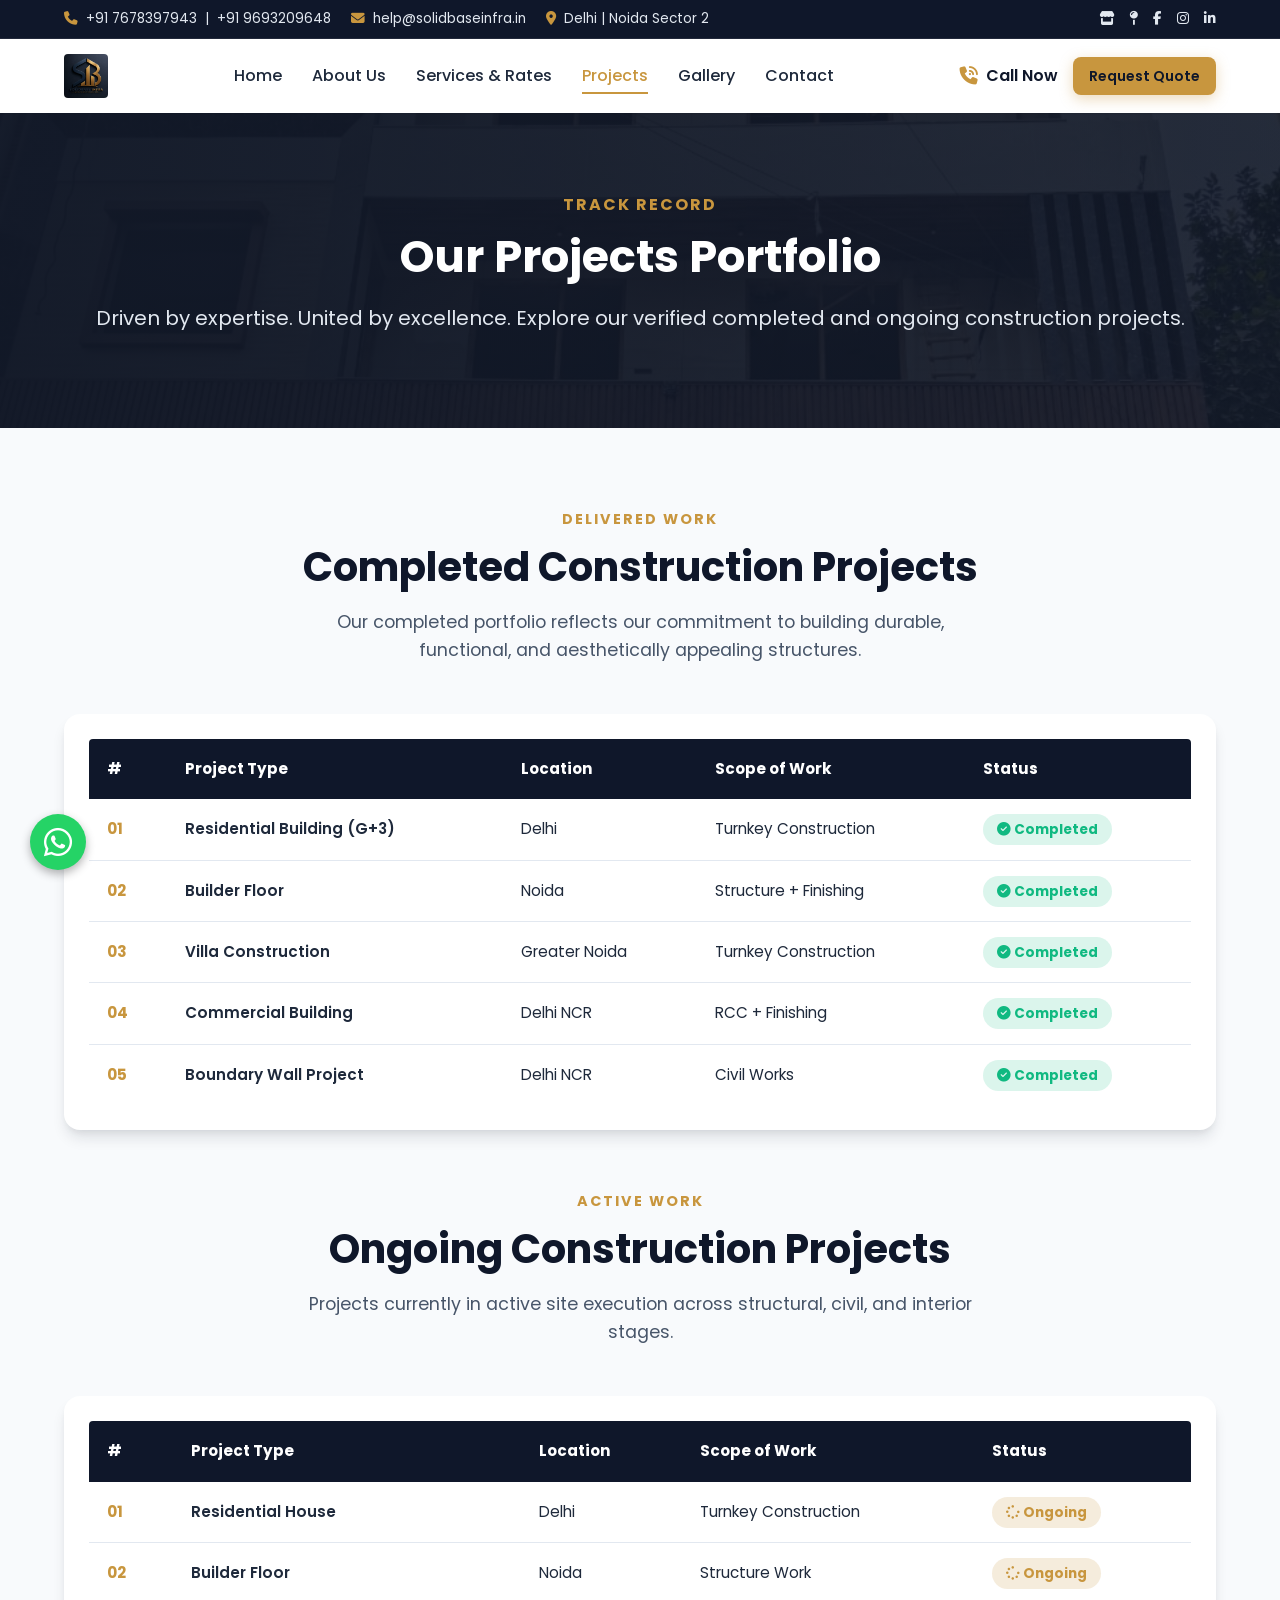
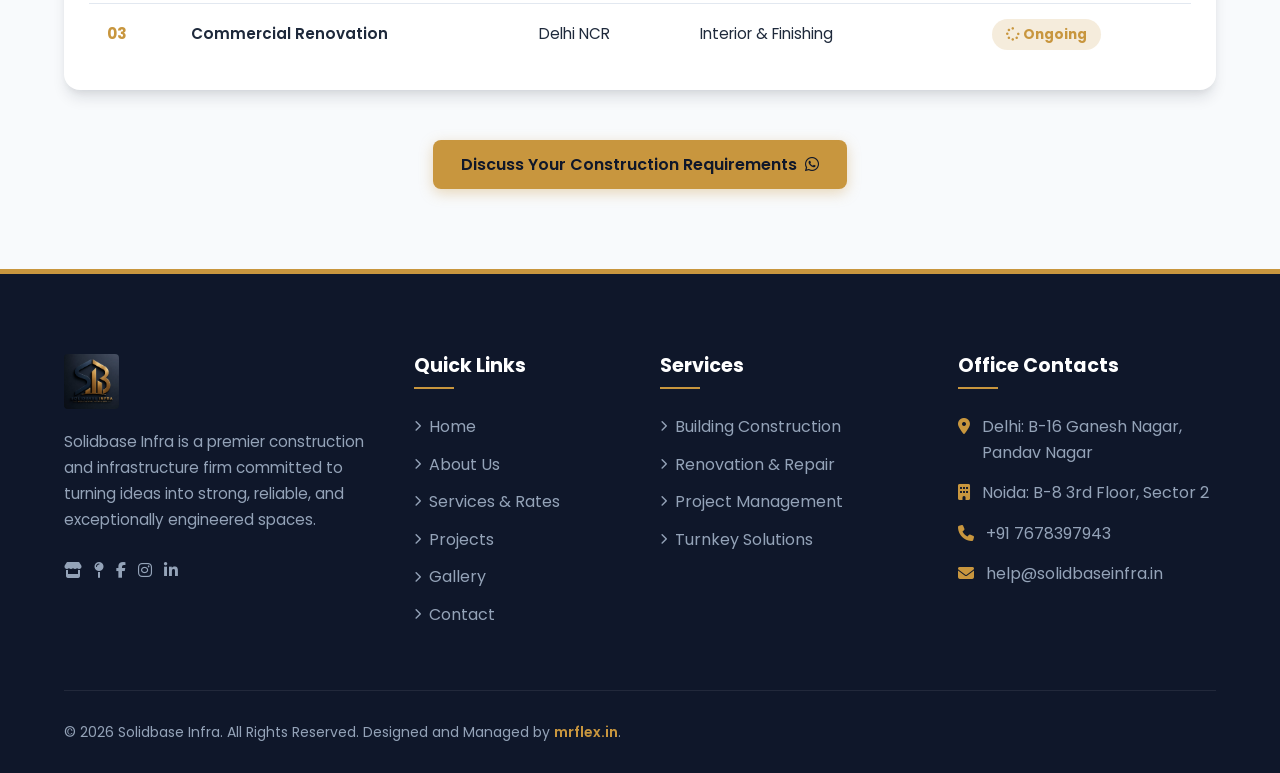
<file: projects.html>
<!DOCTYPE html>
<html lang="en">
<head>
  <meta charset="UTF-8">
  <meta name="viewport" content="width=device-width, initial-scale=1.0, maximum-scale=5.0">
  <title>Our Projects & Construction Track Record | Solidbase Infra</title>
  <meta name="description" content="Explore verified completed and ongoing residential, commercial, and civil engineering projects by Solidbase Infra across Delhi NCR, Noida, and Patna.">
  <meta name="keywords" content="Solidbase Infra projects, completed building projects, ongoing construction Delhi, villa construction Noida">
  <meta name="author" content="Solidbase Infra">
  <meta name="robots" content="index, follow">
  <!-- Favicon & Browser Icons -->
  <link rel="icon" type="image/jpeg" href="images/updated_logo.jpeg">
  <link rel="shortcut icon" type="image/jpeg" href="images/updated_logo.jpeg">
  <link rel="apple-touch-icon" href="images/updated_logo.jpeg">
  <link rel="canonical" href="https://solidbaseinfra.in/projects.html">

  <!-- Open Graph / Social Sharing Meta -->
  <meta property="og:type" content="website">
  <meta property="og:title" content="Our Projects & Construction Track Record | Solidbase Infra">
  <meta property="og:description" content="Explore verified completed and ongoing construction projects by Solidbase Infra across Delhi NCR and Noida.">
  <meta property="og:image" content="https://solidbaseinfra.in/images/gallery/IMG-20260804-WA0000.jpg">
  <meta property="og:url" content="https://solidbaseinfra.in/projects.html">
  <meta property="og:site_name" content="Solidbase Infra">

  <!-- Twitter Card -->
  <meta name="twitter:card" content="summary_large_image">
  <meta name="twitter:title" content="Our Projects & Construction Track Record | Solidbase Infra">
  <meta name="twitter:description" content="Explore verified completed and ongoing construction projects by Solidbase Infra.">
  <meta name="twitter:image" content="https://solidbaseinfra.in/images/gallery/IMG-20260804-WA0000.jpg">

  <!-- Fonts & Icons -->
  <link rel="preconnect" href="https://fonts.googleapis.com">
  <link rel="preconnect" href="https://fonts.gstatic.com" crossorigin>
  <link href="https://fonts.googleapis.com/css2?family=Poppins:wght@300;400;500;600;700;800&display=swap" rel="stylesheet">
  <link rel="stylesheet" href="https://cdnjs.cloudflare.com/ajax/libs/font-awesome/6.4.0/css/all.min.css">
  
  <!-- Animations CSS -->
  <link rel="stylesheet" href="https://unpkg.com/aos@next/dist/aos.css">
  
  <!-- Custom Style -->
  <link rel="stylesheet" href="css/style.css">
  <link rel="stylesheet" href="css/responsive.css">
  <link rel="stylesheet" href="css/animations.css">
</head>
<body>

  <!-- Preloader -->
  <div class="preloader">
    <div class="preloader-spinner"></div>
  </div>

  <!-- Topbar -->
  <div class="topbar">
    <div class="container topbar-content">
      <div class="topbar-info">
        <div class="topbar-info-item">
          <i class="fa-solid fa-phone"></i>
          <a href="tel:+917678397943" style="color: inherit; text-decoration: none;">+91 7678397943</a> | <a href="tel:+919693209648" style="color: inherit; text-decoration: none;">+91 9693209648</a>
        </div>
        <div class="topbar-info-item">
          <i class="fa-solid fa-envelope"></i>
          <a href="mailto:help@solidbaseinfra.in" style="color: inherit; text-decoration: none;">help@solidbaseinfra.in</a>
        </div>
        <div class="topbar-info-item">
          <i class="fa-solid fa-location-dot"></i>
          <span>Delhi | Noida Sector 2</span>
        </div>
      </div>
      <div class="topbar-socials">
        <a href="https://share.google/tQ9KhuRU97TeQIPc7" target="_blank" rel="noopener" title="IndiaMART Profile"><i class="fa-solid fa-store"></i></a>
        <a href="https://share.google/VdNZgroxTFUhdcFys" target="_blank" rel="noopener" title="Justdial Profile"><i class="fa-solid fa-map-pin"></i></a>
        <a href="https://www.facebook.com/share/17PPnVkUAa/" target="_blank" rel="noopener" aria-label="Facebook"><i class="fa-brands fa-facebook-f"></i></a>
        <a href="https://www.instagram.com/solidbaseinfra?utm_source=ig_web_button_share_sheet&igsh=ZDNlZDc0MzIxNw==" target="_blank" rel="noopener" aria-label="Instagram"><i class="fa-brands fa-instagram"></i></a>
        <a href="https://www.linkedin.com/in/abhishek-kumar-189688298?utm_source=share&utm_campaign=share_via&utm_con" target="_blank" rel="noopener" aria-label="LinkedIn"><i class="fa-brands fa-linkedin-in"></i></a>
      </div>
    </div>
  </div>

  <!-- Sticky Navbar -->
  <header>
    <div class="container navbar">
      <a href="index.html" class="logo">
        <img src="images/updated_logo.jpeg" alt="Solidbase Infra Logo" class="brand-logo-img">
      </a>
      
      <nav class="nav-menu">
        <a href="index.html" class="nav-link">Home</a>
        <a href="about.html" class="nav-link">About Us</a>
        <a href="services.html" class="nav-link">Services & Rates</a>
        <a href="projects.html" class="nav-link active">Projects</a>
        <a href="gallery.html" class="nav-link">Gallery</a>
        <a href="contact.html" class="nav-link">Contact</a>
      </nav>

      <div class="nav-ctas">
        <a href="tel:+917678397943" class="nav-phone">
          <i class="fa-solid fa-phone-volume"></i>
          <span>Call Now</span>
        </a>
        <a href="https://wa.me/917678397943?text=Hello%20Solidbase%20Infra%2C%20I%20would%20like%20to%20request%20a%20construction%20quote." target="_blank" rel="noopener" class="btn btn-primary btn-sm">Request Quote</a>
      </div>

      <div class="mobile-menu-toggle" aria-label="Toggle mobile menu">
        <i class="fa-solid fa-bars"></i>
      </div>
    </div>
  </header>

  <!-- Subpage Hero Banner -->
  <section class="hero" style="background-image: linear-gradient(rgba(17,24,39,0.8), rgba(17,24,39,0.85)), url('images/gallery/IMG-20260804-WA0000.jpg'); background-size: cover; background-position: center; min-height: 35vh; padding: 60px 0 40px 0;">
    <div class="container" style="grid-template-columns: 1fr; text-align: center;">
      <div class="hero-content" style="max-width: 100%;">
        <span class="hero-tagline">Track Record</span>
        <h1 class="hero-title" style="font-size: 2.8rem;">Our Projects Portfolio</h1>
        <p class="hero-desc">Driven by expertise. United by excellence. Explore our verified completed and ongoing construction projects.</p>
      </div>
    </div>
  </section>

  <!-- Verified Completed Projects Section -->
  <section class="section">
    <div class="container">
      <div class="section-header">
        <span class="section-subtitle">Delivered Work</span>
        <h2 class="section-title">Completed Construction Projects</h2>
        <p class="section-desc">Our completed portfolio reflects our commitment to building durable, functional, and aesthetically appealing structures.</p>
      </div>

      <div class="table-responsive" style="overflow-x: auto; background: var(--color-white); border-radius: var(--radius-lg); box-shadow: var(--shadow-lg); padding: 25px; margin-bottom: 60px;">
        <table style="width: 100%; border-collapse: collapse; text-align: left; font-size: 0.95rem; min-width: 550px;">
          <thead>
            <tr style="background: var(--color-dark); color: var(--color-white);">
              <th style="padding: 18px; border-radius: var(--radius-sm) 0 0 0;">#</th>
              <th style="padding: 18px;">Project Type</th>
              <th style="padding: 18px;">Location</th>
              <th style="padding: 18px;">Scope of Work</th>
              <th style="padding: 18px; border-radius: 0 var(--radius-sm) 0 0;">Status</th>
            </tr>
          </thead>
          <tbody>
            <tr style="border-bottom: 1px solid var(--color-gray-200);">
              <td style="padding: 18px; font-weight: 700; color: var(--color-primary);">01</td>
              <td style="padding: 18px; font-weight: 600;">Residential Building (G+3)</td>
              <td style="padding: 18px;">Delhi</td>
              <td style="padding: 18px;">Turnkey Construction</td>
              <td style="padding: 18px;"><span style="background: rgba(16, 185, 129, 0.15); color: var(--color-success); font-weight: 700; padding: 6px 14px; border-radius: var(--radius-full); font-size: 0.85rem;"><i class="fa-solid fa-circle-check"></i> Completed</span></td>
            </tr>
            <tr style="border-bottom: 1px solid var(--color-gray-200);">
              <td style="padding: 18px; font-weight: 700; color: var(--color-primary);">02</td>
              <td style="padding: 18px; font-weight: 600;">Builder Floor</td>
              <td style="padding: 18px;">Noida</td>
              <td style="padding: 18px;">Structure + Finishing</td>
              <td style="padding: 18px;"><span style="background: rgba(16, 185, 129, 0.15); color: var(--color-success); font-weight: 700; padding: 6px 14px; border-radius: var(--radius-full); font-size: 0.85rem;"><i class="fa-solid fa-circle-check"></i> Completed</span></td>
            </tr>
            <tr style="border-bottom: 1px solid var(--color-gray-200);">
              <td style="padding: 18px; font-weight: 700; color: var(--color-primary);">03</td>
              <td style="padding: 18px; font-weight: 600;">Villa Construction</td>
              <td style="padding: 18px;">Greater Noida</td>
              <td style="padding: 18px;">Turnkey Construction</td>
              <td style="padding: 18px;"><span style="background: rgba(16, 185, 129, 0.15); color: var(--color-success); font-weight: 700; padding: 6px 14px; border-radius: var(--radius-full); font-size: 0.85rem;"><i class="fa-solid fa-circle-check"></i> Completed</span></td>
            </tr>
            <tr style="border-bottom: 1px solid var(--color-gray-200);">
              <td style="padding: 18px; font-weight: 700; color: var(--color-primary);">04</td>
              <td style="padding: 18px; font-weight: 600;">Commercial Building</td>
              <td style="padding: 18px;">Delhi NCR</td>
              <td style="padding: 18px;">RCC + Finishing</td>
              <td style="padding: 18px;"><span style="background: rgba(16, 185, 129, 0.15); color: var(--color-success); font-weight: 700; padding: 6px 14px; border-radius: var(--radius-full); font-size: 0.85rem;"><i class="fa-solid fa-circle-check"></i> Completed</span></td>
            </tr>
            <tr>
              <td style="padding: 18px; font-weight: 700; color: var(--color-primary);">05</td>
              <td style="padding: 18px; font-weight: 600;">Boundary Wall Project</td>
              <td style="padding: 18px;">Delhi NCR</td>
              <td style="padding: 18px;">Civil Works</td>
              <td style="padding: 18px;"><span style="background: rgba(16, 185, 129, 0.15); color: var(--color-success); font-weight: 700; padding: 6px 14px; border-radius: var(--radius-full); font-size: 0.85rem;"><i class="fa-solid fa-circle-check"></i> Completed</span></td>
            </tr>
          </tbody>
        </table>
      </div>

      <!-- Verified Ongoing Projects Section -->
      <div class="section-header">
        <span class="section-subtitle">Active Work</span>
        <h2 class="section-title">Ongoing Construction Projects</h2>
        <p class="section-desc">Projects currently in active site execution across structural, civil, and interior stages.</p>
      </div>

      <div class="table-responsive" style="overflow-x: auto; background: var(--color-white); border-radius: var(--radius-lg); box-shadow: var(--shadow-lg); padding: 25px;">
        <table style="width: 100%; border-collapse: collapse; text-align: left; font-size: 0.95rem; min-width: 550px;">
          <thead>
            <tr style="background: var(--color-dark); color: var(--color-white);">
              <th style="padding: 18px; border-radius: var(--radius-sm) 0 0 0;">#</th>
              <th style="padding: 18px;">Project Type</th>
              <th style="padding: 18px;">Location</th>
              <th style="padding: 18px;">Scope of Work</th>
              <th style="padding: 18px; border-radius: 0 var(--radius-sm) 0 0;">Status</th>
            </tr>
          </thead>
          <tbody>
            <tr style="border-bottom: 1px solid var(--color-gray-200);">
              <td style="padding: 18px; font-weight: 700; color: var(--color-primary);">01</td>
              <td style="padding: 18px; font-weight: 600;">Residential House</td>
              <td style="padding: 18px;">Delhi</td>
              <td style="padding: 18px;">Turnkey Construction</td>
              <td style="padding: 18px;"><span style="background: rgba(200, 150, 62, 0.18); color: var(--color-primary); font-weight: 700; padding: 6px 14px; border-radius: var(--radius-full); font-size: 0.85rem;"><i class="fa-solid fa-spinner fa-spin"></i> Ongoing</span></td>
            </tr>
            <tr style="border-bottom: 1px solid var(--color-gray-200);">
              <td style="padding: 18px; font-weight: 700; color: var(--color-primary);">02</td>
              <td style="padding: 18px; font-weight: 600;">Builder Floor</td>
              <td style="padding: 18px;">Noida</td>
              <td style="padding: 18px;">Structure Work</td>
              <td style="padding: 18px;"><span style="background: rgba(200, 150, 62, 0.18); color: var(--color-primary); font-weight: 700; padding: 6px 14px; border-radius: var(--radius-full); font-size: 0.85rem;"><i class="fa-solid fa-spinner fa-spin"></i> Ongoing</span></td>
            </tr>
            <tr>
              <td style="padding: 18px; font-weight: 700; color: var(--color-primary);">03</td>
              <td style="padding: 18px; font-weight: 600;">Commercial Renovation</td>
              <td style="padding: 18px;">Delhi NCR</td>
              <td style="padding: 18px;">Interior & Finishing</td>
              <td style="padding: 18px;"><span style="background: rgba(200, 150, 62, 0.18); color: var(--color-primary); font-weight: 700; padding: 6px 14px; border-radius: var(--radius-full); font-size: 0.85rem;"><i class="fa-solid fa-spinner fa-spin"></i> Ongoing</span></td>
            </tr>
          </tbody>
        </table>
      </div>

      <div style="text-align: center; margin-top: 50px;">
        <a href="https://wa.me/917678397943?text=Hello%20Solidbase%20Infra%2C%20I%20would%20like%20to%20discuss%20a%20new%20construction%20project." target="_blank" rel="noopener" class="btn btn-primary">Discuss Your Construction Requirements <i class="fa-brands fa-whatsapp"></i></a>
      </div>
    </div>
  </section>

  <!-- Footer Section -->
  <footer>
    <div class="container footer-grid">
      <div class="footer-brand">
        <a href="index.html" class="logo">
          <img src="images/updated_logo.jpeg" alt="Solidbase Infra Logo" class="brand-logo-img">
        </a>
        <p style="margin-top: 15px;">Solidbase Infra is a premier construction and infrastructure firm committed to turning ideas into strong, reliable, and exceptionally engineered spaces.</p>
        <div class="topbar-socials" style="gap: 12px; margin-top: 15px;">
          <a href="https://share.google/tQ9KhuRU97TeQIPc7" target="_blank" rel="noopener" title="IndiaMART Profile"><i class="fa-solid fa-store"></i></a>
          <a href="https://share.google/VdNZgroxTFUhdcFys" target="_blank" rel="noopener" title="Justdial Profile"><i class="fa-solid fa-map-pin"></i></a>
          <a href="https://www.facebook.com/share/17PPnVkUAa/" target="_blank" rel="noopener" aria-label="Facebook"><i class="fa-brands fa-facebook-f"></i></a>
          <a href="https://www.instagram.com/solidbaseinfra?utm_source=ig_web_button_share_sheet&igsh=ZDNlZDc0MzIxNw==" target="_blank" rel="noopener" aria-label="Instagram"><i class="fa-brands fa-instagram"></i></a>
          <a href="https://www.linkedin.com/in/abhishek-kumar-189688298?utm_source=share&utm_campaign=share_via&utm_con" target="_blank" rel="noopener" aria-label="LinkedIn"><i class="fa-brands fa-linkedin-in"></i></a>
        </div>
      </div>

      <div class="footer-col">
        <h3 class="footer-heading">Quick Links</h3>
        <ul class="footer-links">
          <li><a href="index.html"><i class="fa-solid fa-chevron-right" style="font-size: 0.7rem;"></i> Home</a></li>
          <li><a href="about.html"><i class="fa-solid fa-chevron-right" style="font-size: 0.7rem;"></i> About Us</a></li>
          <li><a href="services.html"><i class="fa-solid fa-chevron-right" style="font-size: 0.7rem;"></i> Services & Rates</a></li>
          <li><a href="projects.html"><i class="fa-solid fa-chevron-right" style="font-size: 0.7rem;"></i> Projects</a></li>
          <li><a href="gallery.html"><i class="fa-solid fa-chevron-right" style="font-size: 0.7rem;"></i> Gallery</a></li>
          <li><a href="contact.html"><i class="fa-solid fa-chevron-right" style="font-size: 0.7rem;"></i> Contact</a></li>
        </ul>
      </div>

      <div class="footer-col">
        <h3 class="footer-heading">Services</h3>
        <ul class="footer-links">
          <li><a href="services.html"><i class="fa-solid fa-chevron-right" style="font-size: 0.7rem;"></i> Building Construction</a></li>
          <li><a href="services.html"><i class="fa-solid fa-chevron-right" style="font-size: 0.7rem;"></i> Renovation & Repair</a></li>
          <li><a href="services.html"><i class="fa-solid fa-chevron-right" style="font-size: 0.7rem;"></i> Project Management</a></li>
          <li><a href="services.html"><i class="fa-solid fa-chevron-right" style="font-size: 0.7rem;"></i> Turnkey Solutions</a></li>
        </ul>
      </div>

      <div class="footer-col">
        <h3 class="footer-heading">Office Contacts</h3>
        <ul class="footer-contact">
          <li>
            <i class="fa-solid fa-location-dot"></i>
            <span>Delhi: B-16 Ganesh Nagar, Pandav Nagar</span>
          </li>
          <li>
            <i class="fa-solid fa-building"></i>
            <span>Noida: B-8 3rd Floor, Sector 2</span>
          </li>
          <li>
            <i class="fa-solid fa-phone"></i>
            <a href="tel:+917678397943" style="color: inherit; text-decoration: none;">+91 7678397943</a>
          </li>
          <li>
            <i class="fa-solid fa-envelope"></i>
            <a href="mailto:help@solidbaseinfra.in" style="color: inherit; text-decoration: none;">help@solidbaseinfra.in</a>
          </li>
        </ul>
      </div>
    </div>

    <div class="container footer-bottom">
      <p>&copy; 2026 Solidbase Infra. All Rights Reserved. Designed and Managed by <a href="https://mrflex.in" target="_blank" rel="noopener noreferrer" style="color: var(--color-primary, #f39c12); font-weight: 600;">mrflex.in</a>.</p>
    </div>
  </footer>

  <!-- WhatsApp Floating Icon -->
  <a href="https://wa.me/917678397943?text=Hello%20Solidbase%20Infra%2C%20I%20would%20like%20to%20request%20a%20quotation." class="whatsapp-float pulse-glow" target="_blank" rel="noopener noreferrer" aria-label="Contact us on WhatsApp">
    <i class="fa-brands fa-whatsapp"></i>
  </a>

  <!-- Mobile Bottom Sticky Action Bar (Android & iOS) -->
  <div class="mobile-bottom-bar">
    <a href="tel:+917678397943" class="btn-call"><i class="fa-solid fa-phone"></i> Call Now</a>
    <a href="https://wa.me/917678397943?text=Hello%20Solidbase%20Infra%2C%20I%20would%20like%20to%20request%20a%20quotation." target="_blank" rel="noopener" class="btn-whatsapp"><i class="fa-brands fa-whatsapp"></i> WhatsApp Quote</a>
  </div>

  <!-- CDN Scripts -->
  <script src="https://unpkg.com/aos@next/dist/aos.js"></script>
  
  <!-- Project Scripts -->
  <script src="js/app.js"></script>
  <script>
    AOS.init({
      once: true,
      duration: 800,
      easing: 'ease-out-quad'
    });
  </script>
</body>
</html>
</file>
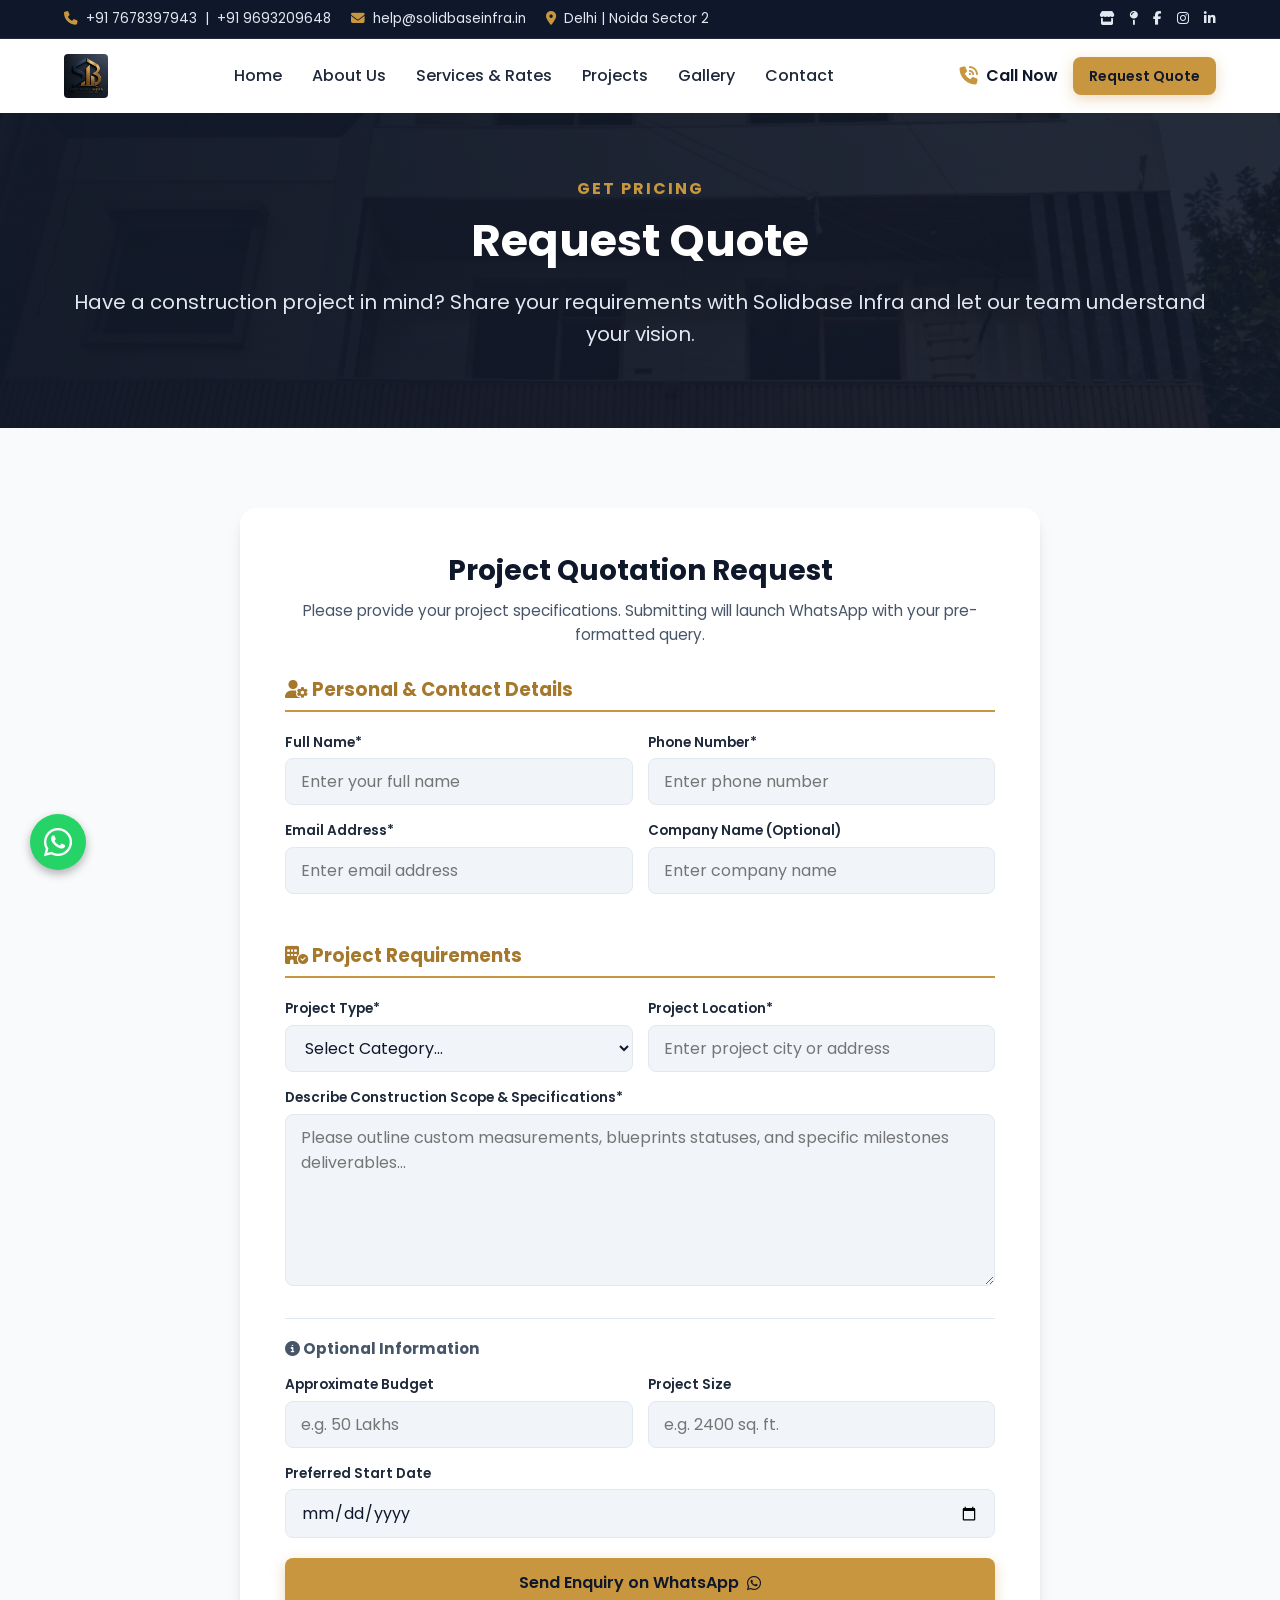
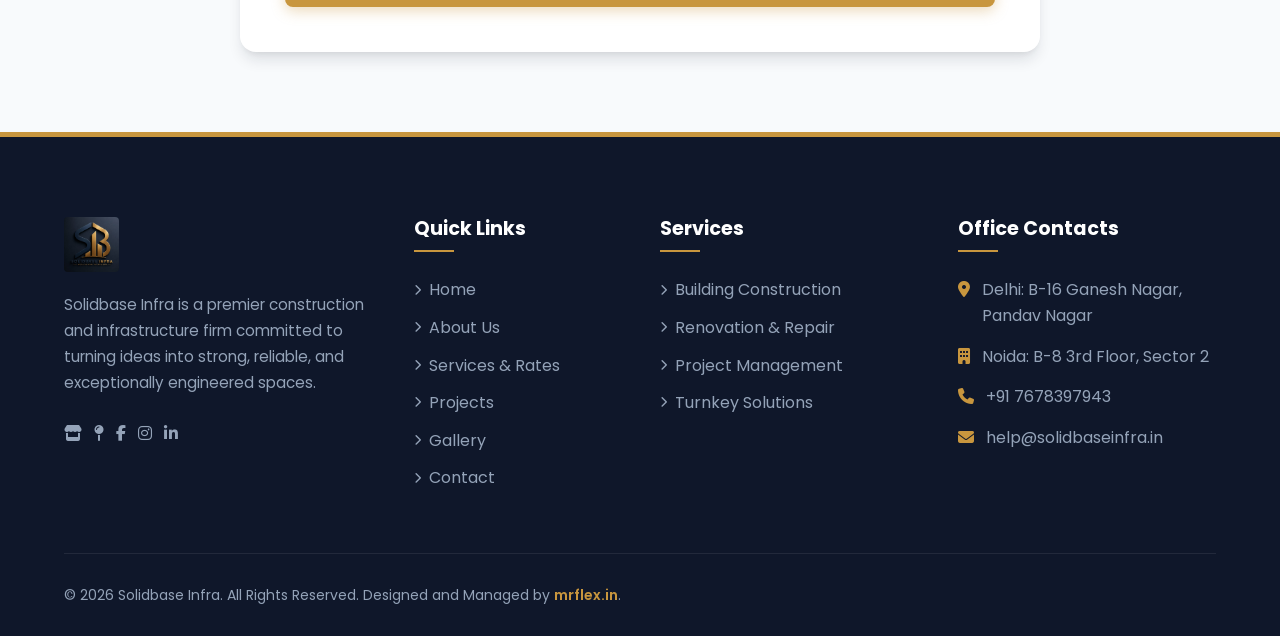
<file: quote.html>
<!DOCTYPE html>
<html lang="en">
<head>
  <meta charset="UTF-8">
  <meta name="viewport" content="width=device-width, initial-scale=1.0, maximum-scale=5.0">
  <title>Request Free Construction Quote | Solidbase Infra</title>
  <meta name="description" content="Request a free customized construction quote from Solidbase Infra. Submitting this page launches a direct WhatsApp enquiry for your project.">
  <meta name="keywords" content="Request construction quote, Solidbase Infra estimate, house construction quote Delhi Noida Patna">
  <meta name="author" content="Solidbase Infra">
  <meta name="robots" content="index, follow">
  <!-- Favicon & Browser Icons -->
  <link rel="icon" type="image/jpeg" href="images/updated_logo.jpeg">
  <link rel="shortcut icon" type="image/jpeg" href="images/updated_logo.jpeg">
  <link rel="apple-touch-icon" href="images/updated_logo.jpeg">
  <link rel="canonical" href="https://solidbaseinfra.in/quote.html">

  <!-- Open Graph / Social Sharing Meta -->
  <meta property="og:type" content="website">
  <meta property="og:title" content="Request Free Construction Quote | Solidbase Infra">
  <meta property="og:description" content="Share your requirements with Solidbase Infra and receive an accurate construction estimate.">
  <meta property="og:image" content="https://solidbaseinfra.in/images/updated_logo.jpeg">
  <meta property="og:url" content="https://solidbaseinfra.in/quote.html">
  <meta property="og:site_name" content="Solidbase Infra">

  <!-- Twitter Card -->
  <meta name="twitter:card" content="summary_large_image">
  <meta name="twitter:title" content="Request Free Construction Quote | Solidbase Infra">
  <meta name="twitter:description" content="Share your requirements with Solidbase Infra and receive an accurate construction estimate.">
  <meta name="twitter:image" content="https://solidbaseinfra.in/images/updated_logo.jpeg">

  <!-- Fonts & Icons -->
  <link rel="preconnect" href="https://fonts.googleapis.com">
  <link rel="preconnect" href="https://fonts.gstatic.com" crossorigin>
  <link href="https://fonts.googleapis.com/css2?family=Poppins:wght@300;400;500;600;700;800&display=swap" rel="stylesheet">
  <link rel="stylesheet" href="https://cdnjs.cloudflare.com/ajax/libs/font-awesome/6.4.0/css/all.min.css">
  
  <!-- Animations CSS -->
  <link rel="stylesheet" href="https://unpkg.com/aos@next/dist/aos.css">
  
  <!-- Custom Style -->
  <link rel="stylesheet" href="css/style.css">
  <link rel="stylesheet" href="css/responsive.css">
  <link rel="stylesheet" href="css/animations.css">
</head>
<body>

  <!-- Preloader -->
  <div class="preloader">
    <div class="preloader-spinner"></div>
  </div>

  <!-- Topbar -->
  <div class="topbar">
    <div class="container topbar-content">
      <div class="topbar-info">
        <div class="topbar-info-item">
          <i class="fa-solid fa-phone"></i>
          <a href="tel:+917678397943" style="color: inherit; text-decoration: none;">+91 7678397943</a> | <a href="tel:+919693209648" style="color: inherit; text-decoration: none;">+91 9693209648</a>
        </div>
        <div class="topbar-info-item">
          <i class="fa-solid fa-envelope"></i>
          <a href="mailto:help@solidbaseinfra.in" style="color: inherit; text-decoration: none;">help@solidbaseinfra.in</a>
        </div>
        <div class="topbar-info-item">
          <i class="fa-solid fa-location-dot"></i>
          <span>Delhi | Noida Sector 2</span>
        </div>
      </div>
      <div class="topbar-socials">
        <a href="https://share.google/tQ9KhuRU97TeQIPc7" target="_blank" rel="noopener" title="IndiaMART Profile"><i class="fa-solid fa-store"></i></a>
        <a href="https://share.google/VdNZgroxTFUhdcFys" target="_blank" rel="noopener" title="Justdial Profile"><i class="fa-solid fa-map-pin"></i></a>
        <a href="https://www.facebook.com/share/17PPnVkUAa/" target="_blank" rel="noopener" aria-label="Facebook"><i class="fa-brands fa-facebook-f"></i></a>
        <a href="https://www.instagram.com/solidbaseinfra?utm_source=ig_web_button_share_sheet&igsh=ZDNlZDc0MzIxNw==" target="_blank" rel="noopener" aria-label="Instagram"><i class="fa-brands fa-instagram"></i></a>
        <a href="https://www.linkedin.com/in/abhishek-kumar-189688298?utm_source=share&utm_campaign=share_via&utm_con" target="_blank" rel="noopener" aria-label="LinkedIn"><i class="fa-brands fa-linkedin-in"></i></a>
      </div>
    </div>
  </div>

  <!-- Sticky Navbar -->
  <header>
    <div class="container navbar">
      <a href="index.html" class="logo">
        <img src="images/updated_logo.jpeg" alt="Solidbase Infra Logo" class="brand-logo-img">
      </a>
      
      <nav class="nav-menu">
        <a href="index.html" class="nav-link">Home</a>
        <a href="about.html" class="nav-link">About Us</a>
        <a href="services.html" class="nav-link">Services & Rates</a>
        <a href="projects.html" class="nav-link">Projects</a>
        <a href="gallery.html" class="nav-link">Gallery</a>
        <a href="contact.html" class="nav-link">Contact</a>
      </nav>

      <div class="nav-ctas">
        <a href="tel:+917678397943" class="nav-phone">
          <i class="fa-solid fa-phone-volume"></i>
          <span>Call Now</span>
        </a>
        <a href="https://wa.me/917678397943?text=Hello%20Solidbase%20Infra%2C%20I%20would%20like%20to%20request%20a%20construction%20quote." target="_blank" rel="noopener" class="btn btn-primary btn-sm">Request Quote</a>
      </div>

      <div class="mobile-menu-toggle" aria-label="Toggle mobile menu">
        <i class="fa-solid fa-bars"></i>
      </div>
    </div>
  </header>

  <!-- Subpage Hero Banner -->
  <section class="hero" style="background-image: linear-gradient(rgba(17,24,39,0.8), rgba(17,24,39,0.85)), url('images/gallery/IMG-20260804-WA0000.jpg'); background-size: cover; background-position: center; min-height: 35vh; padding: 60px 0 40px 0;">
    <div class="container" style="grid-template-columns: 1fr; text-align: center;">
      <div class="hero-content" style="max-width: 100%;">
        <span class="hero-tagline">Get Pricing</span>
        <h1 class="hero-title" style="font-size: 2.8rem;">Request Quote</h1>
        <p class="hero-desc">Have a construction project in mind? Share your requirements with Solidbase Infra and let our team understand your vision.</p>
      </div>
    </div>
  </section>

  <!-- Comprehensive Lead Quote Form -->
  <section class="section">
    <div class="container" style="max-width: 800px;">
      <div style="background-color: var(--color-white); padding: 45px; border-radius: var(--radius-lg); box-shadow: var(--shadow-lg);" data-aos="fade-up">
        
        <div style="text-align: center; margin-bottom: 30px;">
          <h2 style="font-size: 1.75rem; font-weight: bold; margin-bottom: 10px;">Project Quotation Request</h2>
          <p style="color: var(--color-gray-600); font-size: 0.95rem;">Please provide your project specifications. Submitting will launch WhatsApp with your pre-formatted query.</p>
        </div>

        <form class="quote-form" id="standaloneQuoteForm" novalidate>
          
          <h3 style="font-size: 1.15rem; color: var(--color-primary-hover); font-weight: bold; border-bottom: 2px solid var(--color-primary); padding-bottom: 8px; margin-bottom: 20px;">
            <i class="fa-solid fa-user-gear"></i> Personal & Contact Details
          </h3>
          
          <div class="form-row">
            <div class="form-group">
              <label for="sq_name">Full Name*</label>
              <input type="text" id="sq_name" name="name" class="form-control" placeholder="Enter your full name" required>
              <div class="error-message"></div>
            </div>
            <div class="form-group">
              <label for="sq_phone">Phone Number*</label>
              <input type="tel" id="sq_phone" name="phone" class="form-control" placeholder="Enter phone number" required>
              <div class="error-message"></div>
            </div>
          </div>

          <div class="form-row">
            <div class="form-group">
              <label for="sq_email">Email Address*</label>
              <input type="email" id="sq_email" name="email" class="form-control" placeholder="Enter email address" required>
              <div class="error-message"></div>
            </div>
            <div class="form-group">
              <label for="sq_company">Company Name (Optional)</label>
              <input type="text" id="sq_company" name="company" class="form-control optional" data-optional="true" placeholder="Enter company name">
              <div class="error-message"></div>
            </div>
          </div>

          <h3 style="font-size: 1.15rem; color: var(--color-primary-hover); font-weight: bold; border-bottom: 2px solid var(--color-primary); padding-bottom: 8px; margin-top: 35px; margin-bottom: 20px;">
            <i class="fa-solid fa-building-circle-check"></i> Project Requirements
          </h3>

          <div class="form-row">
            <div class="form-group">
              <label for="sq_project_type">Project Type*</label>
              <select id="sq_project_type" name="project_type" class="form-control" required>
                <option value="" disabled selected>Select Category...</option>
                <option value="Residential">Residential Construction</option>
                <option value="Commercial">Commercial Construction</option>
                <option value="Industrial">Industrial Infrastructure</option>
                <option value="Renovation">Renovation & Repair</option>
                <option value="Turnkey">Turnkey Project Solutions</option>
                <option value="Management">Project Management</option>
              </select>
              <div class="error-message"></div>
            </div>
            <div class="form-group">
              <label for="sq_location">Project Location*</label>
              <input type="text" id="sq_location" name="location" class="form-control" placeholder="Enter project city or address" required>
              <div class="error-message"></div>
            </div>
          </div>

          <div class="form-group">
            <label for="sq_details">Describe Construction Scope & Specifications*</label>
            <textarea id="sq_details" name="details" class="form-control" rows="6" placeholder="Please outline custom measurements, blueprints statuses, and specific milestones deliverables..." required></textarea>
            <div class="error-message"></div>
          </div>

          <!-- Optional Fields -->
          <div style="margin-top: 25px; margin-bottom: 20px; border-top: 1px solid var(--color-gray-200); padding-top: 20px;">
            <h4 style="font-size: 0.95rem; font-weight: bold; margin-bottom: 15px; color: var(--color-gray-600);"><i class="fa-solid fa-circle-info"></i> Optional Information</h4>
            
            <div class="form-row">
              <div class="form-group">
                <label for="sq_budget">Approximate Budget</label>
                <input type="text" id="sq_budget" name="budget" class="form-control optional" data-optional="true" placeholder="e.g. 50 Lakhs">
                <div class="error-message"></div>
              </div>

              <div class="form-group">
                <label for="sq_size">Project Size</label>
                <input type="text" id="sq_size" name="size" class="form-control optional" data-optional="true" placeholder="e.g. 2400 sq. ft.">
                <div class="error-message"></div>
              </div>
            </div>

            <div class="form-group">
              <label for="sq_start_date">Preferred Start Date</label>
              <input type="date" id="sq_start_date" name="start_date" class="form-control optional" data-optional="true">
              <div class="error-message"></div>
            </div>
          </div>

          <button type="submit" class="btn btn-primary btn-full">Send Enquiry on WhatsApp <i class="fa-brands fa-whatsapp"></i></button>
        </form>
      </div>
    </div>
  </section>

  <!-- Footer Section -->
  <footer>
    <div class="container footer-grid">
      <div class="footer-brand">
        <a href="index.html" class="logo">
          <img src="images/updated_logo.jpeg" alt="Solidbase Infra Logo" class="brand-logo-img">
        </a>
        <p style="margin-top: 15px;">Solidbase Infra is a premier construction and infrastructure firm committed to turning ideas into strong, reliable, and exceptionally engineered spaces.</p>
        <div class="topbar-socials" style="gap: 12px; margin-top: 15px;">
          <a href="https://share.google/tQ9KhuRU97TeQIPc7" target="_blank" rel="noopener" title="IndiaMART Profile"><i class="fa-solid fa-store"></i></a>
          <a href="https://share.google/VdNZgroxTFUhdcFys" target="_blank" rel="noopener" title="Justdial Profile"><i class="fa-solid fa-map-pin"></i></a>
          <a href="https://www.facebook.com/share/17PPnVkUAa/" target="_blank" rel="noopener" aria-label="Facebook"><i class="fa-brands fa-facebook-f"></i></a>
          <a href="https://www.instagram.com/solidbaseinfra?utm_source=ig_web_button_share_sheet&igsh=ZDNlZDc0MzIxNw==" target="_blank" rel="noopener" aria-label="Instagram"><i class="fa-brands fa-instagram"></i></a>
          <a href="https://www.linkedin.com/in/abhishek-kumar-189688298?utm_source=share&utm_campaign=share_via&utm_con" target="_blank" rel="noopener" aria-label="LinkedIn"><i class="fa-brands fa-linkedin-in"></i></a>
        </div>
      </div>

      <div class="footer-col">
        <h3 class="footer-heading">Quick Links</h3>
        <ul class="footer-links">
          <li><a href="index.html"><i class="fa-solid fa-chevron-right" style="font-size: 0.7rem;"></i> Home</a></li>
          <li><a href="about.html"><i class="fa-solid fa-chevron-right" style="font-size: 0.7rem;"></i> About Us</a></li>
          <li><a href="services.html"><i class="fa-solid fa-chevron-right" style="font-size: 0.7rem;"></i> Services & Rates</a></li>
          <li><a href="projects.html"><i class="fa-solid fa-chevron-right" style="font-size: 0.7rem;"></i> Projects</a></li>
          <li><a href="gallery.html"><i class="fa-solid fa-chevron-right" style="font-size: 0.7rem;"></i> Gallery</a></li>
          <li><a href="contact.html"><i class="fa-solid fa-chevron-right" style="font-size: 0.7rem;"></i> Contact</a></li>
        </ul>
      </div>

      <div class="footer-col">
        <h3 class="footer-heading">Services</h3>
        <ul class="footer-links">
          <li><a href="services.html"><i class="fa-solid fa-chevron-right" style="font-size: 0.7rem;"></i> Building Construction</a></li>
          <li><a href="services.html"><i class="fa-solid fa-chevron-right" style="font-size: 0.7rem;"></i> Renovation & Repair</a></li>
          <li><a href="services.html"><i class="fa-solid fa-chevron-right" style="font-size: 0.7rem;"></i> Project Management</a></li>
          <li><a href="services.html"><i class="fa-solid fa-chevron-right" style="font-size: 0.7rem;"></i> Turnkey Solutions</a></li>
        </ul>
      </div>

      <div class="footer-col">
        <h3 class="footer-heading">Office Contacts</h3>
        <ul class="footer-contact">
          <li>
            <i class="fa-solid fa-location-dot"></i>
            <span>Delhi: B-16 Ganesh Nagar, Pandav Nagar</span>
          </li>
          <li>
            <i class="fa-solid fa-building"></i>
            <span>Noida: B-8 3rd Floor, Sector 2</span>
          </li>
          <li>
            <i class="fa-solid fa-phone"></i>
            <a href="tel:+917678397943" style="color: inherit; text-decoration: none;">+91 7678397943</a>
          </li>
          <li>
            <i class="fa-solid fa-envelope"></i>
            <a href="mailto:help@solidbaseinfra.in" style="color: inherit; text-decoration: none;">help@solidbaseinfra.in</a>
          </li>
        </ul>
      </div>
    </div>

    <div class="container footer-bottom">
      <p>&copy; 2026 Solidbase Infra. All Rights Reserved. Designed and Managed by <a href="https://mrflex.in" target="_blank" rel="noopener noreferrer" style="color: var(--color-primary, #f39c12); font-weight: 600;">mrflex.in</a>.</p>
    </div>
  </footer>

  <!-- WhatsApp Floating Icon -->
  <a href="https://wa.me/917678397943?text=Hello%20Solidbase%20Infra%2C%20I%20would%20like%20to%20request%20a%20quotation." class="whatsapp-float pulse-glow" target="_blank" rel="noopener noreferrer" aria-label="Contact us on WhatsApp">
    <i class="fa-brands fa-whatsapp"></i>
  </a>

  <!-- Mobile Bottom Sticky Action Bar (Android & iOS) -->
  <div class="mobile-bottom-bar">
    <a href="tel:+917678397943" class="btn-call"><i class="fa-solid fa-phone"></i> Call Now</a>
    <a href="https://wa.me/917678397943?text=Hello%20Solidbase%20Infra%2C%20I%20would%20like%20to%20request%20a%20quotation." target="_blank" rel="noopener" class="btn-whatsapp"><i class="fa-brands fa-whatsapp"></i> WhatsApp Quote</a>
  </div>

  <!-- CDN Scripts -->
  <script src="https://unpkg.com/aos@next/dist/aos.js"></script>
  
  <!-- Project Scripts -->
  <script src="js/app.js"></script>
  <script src="js/validation.js"></script>
  <script src="js/quote.js"></script>
  <script>
    AOS.init({
      once: true,
      duration: 800,
      easing: 'ease-out-quad'
    });
  </script>
</body>
</html>
</file>
<file: css/style.css>
/* 
================================================================
  BUILDERS TEMPLATE - CORE DESIGN SYSTEM & STYLES (style.css)
================================================================
*/

:root {
  /* Color Palette - Metallic Gold & Deep Navy Slate Theme */
  --color-primary: #C8963E;       /* Metallic Gold from updated logo */
  --color-primary-hover: #A6782B;
  --color-secondary: #1E293B;     /* Slate Navy */
  --color-dark: #0F172A;          /* Deep Navy Slate */
  --color-light: #F8FAFC;         /* Crisp Off-White Background */
  --color-white: #FFFFFF;
  --color-gray-100: #F1F5F9;
  --color-gray-200: #E2E8F0;
  --color-gray-400: #94A3B8;
  --color-gray-600: #475569;
  --color-accent: #C8963E;        /* Metallic Gold Accent */
  --color-success: #10B981;       /* Success Emerald */
  --color-danger: #EF4444;

  /* Typography */
  --font-family: 'Poppins', sans-serif;
  --font-weight-light: 300;
  --font-weight-regular: 400;
  --font-weight-medium: 500;
  --font-weight-semibold: 600;
  --font-weight-bold: 700;

  /* Shadow Effects */
  --shadow-sm: 0 1px 2px 0 rgba(0, 0, 0, 0.05);
  --shadow-md: 0 4px 6px -1px rgba(15, 23, 42, 0.08), 0 2px 4px -1px rgba(15, 23, 42, 0.04);
  --shadow-lg: 0 10px 15px -3px rgba(15, 23, 42, 0.12), 0 4px 6px -2px rgba(15, 23, 42, 0.06);
  --shadow-xl: 0 20px 25px -5px rgba(15, 23, 42, 0.15), 0 10px 10px -5px rgba(15, 23, 42, 0.08);
  --shadow-primary: 0 4px 14px 0 rgba(200, 150, 62, 0.35);

  /* Transitions */
  --transition-fast: 0.2s cubic-bezier(0.16, 1, 0.3, 1);
  --transition-normal: 0.4s cubic-bezier(0.16, 1, 0.3, 1);
  --transition-slow: 0.8s cubic-bezier(0.16, 1, 0.3, 1);

  /* Border Radius */
  --radius-sm: 4px;
  --radius-md: 8px;
  --radius-lg: 16px;
  --radius-full: 9999px;

  /* Layout Spacing */
  --section-padding: 80px 0;
  --container-width: 1200px;
}

/* ================================================================
   1. RESET & BASE STYLES
   ================================================================ */
*, *::before, *::after {
  box-sizing: border-box;
  margin: 0;
  padding: 0;
}

html {
  scroll-behavior: smooth;
  font-size: 16px;
}

body {
  font-family: var(--font-family);
  background-color: var(--color-light);
  color: var(--color-secondary);
  line-height: 1.6;
  font-weight: var(--font-weight-regular);
  overflow-x: hidden;
}

h1, h2, h3, h4, h5, h6 {
  color: var(--color-dark);
  font-weight: var(--font-weight-semibold);
  line-height: 1.3;
}

a {
  color: inherit;
  text-decoration: none;
  transition: var(--transition-fast);
}

img {
  max-width: 100%;
  height: auto;
  display: block;
}

ul, ol {
  list-style: none;
}

button, input, textarea, select {
  font-family: inherit;
  font-size: inherit;
  border: none;
  outline: none;
  background: none;
}

/* ================================================================
   2. UTILITIES & LAYOUT
   ================================================================ */
.container {
  width: 90%;
  max-width: var(--container-width);
  margin: 0 auto;
}

.section {
  padding: var(--section-padding);
}

.section-bg {
  background-color: var(--color-white);
}

.section-dark {
  background-color: var(--color-dark);
  color: var(--color-white);
}

.section-dark h2, .section-dark h3, .section-dark h4 {
  color: var(--color-white);
}

.section-header {
  text-align: center;
  max-width: 700px;
  margin: 0 auto 50px auto;
}

.section-subtitle {
  color: var(--color-primary);
  font-weight: var(--font-weight-bold);
  text-transform: uppercase;
  font-size: 0.9rem;
  letter-spacing: 2px;
  margin-bottom: 10px;
  display: block;
}

.section-title {
  font-size: clamp(2rem, 4vw, 2.5rem);
  font-weight: var(--font-weight-bold);
  margin-bottom: 15px;
}

.section-desc {
  color: var(--color-gray-600);
  font-size: 1.1rem;
}

.section-dark .section-desc {
  color: var(--color-gray-400);
}

.text-center { text-align: center; }
.text-primary { color: var(--color-primary); }
.text-secondary { color: var(--color-secondary); }

/* Buttons */
.btn {
  display: inline-flex;
  align-items: center;
  justify-content: center;
  padding: 12px 28px;
  border-radius: var(--radius-md);
  font-weight: var(--font-weight-semibold);
  transition: all var(--transition-normal);
  cursor: pointer;
  gap: 8px;
  text-align: center;
}

.btn-primary {
  background-color: var(--color-primary);
  color: var(--color-dark);
  box-shadow: var(--shadow-primary);
}

.btn-primary:hover {
  background-color: var(--color-primary-hover);
  transform: translateY(-2px);
}

.btn-secondary {
  background-color: var(--color-secondary);
  color: var(--color-white);
}

.btn-secondary:hover {
  background-color: var(--color-dark);
  transform: translateY(-2px);
}

.btn-outline {
  border: 2px solid var(--color-primary);
  color: var(--color-dark);
  background: transparent;
}

.btn-outline:hover {
  background-color: var(--color-primary);
  color: var(--color-dark);
  transform: translateY(-2px);
}

.btn-outline-white {
  border: 2px solid var(--color-white);
  color: var(--color-white);
  background: transparent;
}

.btn-outline-white:hover {
  background-color: var(--color-white);
  color: var(--color-dark);
  transform: translateY(-2px);
}

.btn-sm {
  padding: 8px 16px;
  font-size: 0.875rem;
}

.btn-full {
  width: 100%;
}

/* ================================================================
   3. HEADER & NAVIGATION
   ================================================================ */
.topbar {
  background-color: var(--color-dark);
  color: var(--color-gray-200);
  font-size: 0.85rem;
  padding: 8px 0;
  border-bottom: 1px solid rgba(255, 255, 255, 0.08);
}

.topbar-content {
  display: flex;
  justify-content: space-between;
  align-items: center;
}

.topbar-info {
  display: flex;
  gap: 20px;
}

.topbar-info-item {
  display: flex;
  align-items: center;
  gap: 8px;
}

.topbar-info-item i {
  color: var(--color-primary);
}

.topbar-socials {
  display: flex;
  gap: 15px;
}

.topbar-socials a:hover {
  color: var(--color-primary);
}

/* Header Navbar */
header {
  position: relative;
  background-color: var(--color-white);
  z-index: 1000;
  box-shadow: var(--shadow-sm);
}

header.sticky {
  position: fixed;
  top: 0;
  left: 0;
  right: 0;
  animation: slideDown 0.3s ease-out;
  box-shadow: var(--shadow-md);
  width: 100%;
}

.navbar {
  display: flex;
  justify-content: space-between;
  align-items: center;
  padding: 15px 0;
}

.logo {
  display: flex;
  align-items: center;
  gap: 10px;
  font-size: 1.5rem;
  font-weight: var(--font-weight-bold);
  color: var(--color-dark);
}

.logo span {
  color: var(--color-primary);
}

.logo-icon {
  background-color: var(--color-primary);
  color: var(--color-dark);
  width: 40px;
  height: 40px;
  display: flex;
  align-items: center;
  justify-content: center;
  border-radius: var(--radius-md);
  font-size: 1.25rem;
}

.brand-logo-img {
  height: 44px;
  width: auto;
  object-fit: contain;
  border-radius: var(--radius-sm);
  display: block;
}

.footer-brand .brand-logo-img {
  height: 55px;
}

.team-card img {
  object-fit: cover;
  object-position: top center;
}

.nav-menu {
  display: flex;
  align-items: center;
  gap: 30px;
}

.nav-link {
  font-weight: var(--font-weight-medium);
  color: var(--color-secondary);
  position: relative;
  padding: 5px 0;
}

.nav-link:hover, .nav-link.active {
  color: var(--color-primary);
}

.nav-link::after {
  content: '';
  position: absolute;
  bottom: 0;
  left: 0;
  width: 0;
  height: 2px;
  background-color: var(--color-primary);
  transition: var(--transition-fast);
}

.nav-link:hover::after, .nav-link.active::after {
  width: 100%;
}

.nav-ctas {
  display: flex;
  align-items: center;
  gap: 15px;
}

.nav-phone {
  display: flex;
  align-items: center;
  gap: 8px;
  font-weight: var(--font-weight-semibold);
  color: var(--color-dark);
}

.nav-phone i {
  color: var(--color-primary);
  font-size: 1.1rem;
}

.nav-phone:hover {
  color: var(--color-primary);
}

.mobile-menu-toggle {
  display: none;
  font-size: 1.5rem;
  color: var(--color-dark);
  cursor: pointer;
}

@keyframes slideDown {
  from { transform: translateY(-100%); }
  to { transform: translateY(0); }
}

/* ================================================================
   4. HERO & QUICK QUOTE
   ================================================================ */
.hero {
  position: relative;
  min-height: 80vh;
  display: flex;
  align-items: center;
  background-size: cover;
  background-position: center;
  background-attachment: fixed;
  color: var(--color-white);
  padding: 100px 0;
}

.hero::before {
  content: '';
  position: absolute;
  top: 0;
  left: 0;
  width: 100%;
  height: 100%;
  background: linear-gradient(to right, rgba(17, 24, 39, 0.9), rgba(17, 24, 39, 0.5));
  z-index: 1;
}

.hero .container {
  position: relative;
  z-index: 2;
  display: grid;
  grid-template-columns: 1.2fr 0.8fr;
  gap: 50px;
  align-items: center;
}

.hero-content {
  max-width: 650px;
}

.hero-tagline {
  color: var(--color-primary);
  font-weight: var(--font-weight-bold);
  text-transform: uppercase;
  letter-spacing: 2px;
  margin-bottom: 15px;
  display: block;
}

.hero-title {
  font-size: clamp(2.5rem, 5vw, 4rem);
  font-weight: var(--font-weight-bold);
  line-height: 1.1;
  margin-bottom: 20px;
  color: var(--color-white);
}

.hero-desc {
  font-size: clamp(1rem, 2vw, 1.25rem);
  margin-bottom: 35px;
  color: var(--color-gray-200);
}

.hero-buttons {
  display: flex;
  gap: 20px;
}

/* Quick Quote Form widget */
.quick-quote-card {
  background-color: var(--color-white);
  border-radius: var(--radius-lg);
  padding: 30px;
  box-shadow: var(--shadow-xl);
  color: var(--color-dark);
}

.quick-quote-card h3 {
  font-size: 1.5rem;
  margin-bottom: 10px;
  font-weight: var(--font-weight-bold);
  text-align: center;
}

.quick-quote-card p {
  color: var(--color-gray-600);
  text-align: center;
  font-size: 0.9rem;
  margin-bottom: 20px;
}

.form-group {
  margin-bottom: 15px;
}

.form-group label {
  display: block;
  font-size: 0.85rem;
  font-weight: var(--font-weight-semibold);
  margin-bottom: 5px;
  color: var(--color-secondary);
}

.form-control {
  width: 100%;
  padding: 10px 15px;
  border: 1px solid var(--color-gray-200);
  border-radius: var(--radius-md);
  background-color: var(--color-gray-100);
  color: var(--color-dark);
  transition: var(--transition-fast);
}

.form-control:focus {
  border-color: var(--color-primary);
  background-color: var(--color-white);
  box-shadow: 0 0 0 3px rgba(245, 158, 11, 0.15);
}

.form-row {
  display: grid;
  grid-template-columns: 1fr 1fr;
  gap: 15px;
}

.error-message {
  color: var(--color-danger);
  font-size: 0.75rem;
  margin-top: 4px;
  display: none;
}

/* ================================================================
   5. STATS & WHY CHOOSE US
   ================================================================ */
.stats-bar {
  background-color: var(--color-primary);
  color: var(--color-dark);
  padding: 40px 0;
  margin-top: -30px;
  position: relative;
  z-index: 10;
  border-radius: var(--radius-md);
  box-shadow: var(--shadow-lg);
}

.stats-grid {
  display: grid;
  grid-template-columns: repeat(5, 1fr);
  gap: 20px;
  text-align: center;
}

.stat-item h3 {
  font-size: clamp(2rem, 3.5vw, 2.75rem);
  font-weight: var(--font-weight-bold);
  margin-bottom: 5px;
}

.stat-item p {
  font-size: 0.9rem;
  font-weight: var(--font-weight-semibold);
  text-transform: uppercase;
  letter-spacing: 1px;
}

/* Why Choose Us Cards */
.why-grid {
  display: grid;
  grid-template-columns: repeat(3, 1fr);
  gap: 30px;
}

.why-card {
  background-color: var(--color-white);
  padding: 35px;
  border-radius: var(--radius-md);
  box-shadow: var(--shadow-sm);
  transition: all var(--transition-normal);
  border-bottom: 4px solid transparent;
}

.why-card:hover {
  transform: translateY(-5px);
  box-shadow: var(--shadow-lg);
  border-bottom-color: var(--color-primary);
}

.why-icon {
  background-color: rgba(245, 158, 11, 0.1);
  color: var(--color-primary);
  width: 60px;
  height: 60px;
  display: flex;
  align-items: center;
  justify-content: center;
  border-radius: var(--radius-md);
  font-size: 1.75rem;
  margin-bottom: 20px;
}

.why-card h3 {
  font-size: 1.25rem;
  margin-bottom: 12px;
}

.why-card p {
  color: var(--color-gray-600);
  font-size: 0.95rem;
}

/* ================================================================
   6. SERVICES
   ================================================================ */
.services-grid {
  display: grid;
  grid-template-columns: repeat(3, 1fr);
  gap: 30px;
}

.service-card {
  background-color: var(--color-light);
  border-radius: var(--radius-md);
  overflow: hidden;
  box-shadow: var(--shadow-sm);
  transition: all var(--transition-normal);
}

.service-card:hover {
  transform: translateY(-5px);
  box-shadow: var(--shadow-lg);
  background-color: var(--color-white);
}

.service-image {
  height: 200px;
  overflow: hidden;
  position: relative;
}

.service-image img {
  width: 100%;
  height: 100%;
  object-fit: cover;
  transition: var(--transition-normal);
}

.service-card:hover .service-image img {
  transform: scale(1.1);
}

.service-content {
  padding: 30px;
}

.service-content-icon {
  width: 50px;
  height: 50px;
  background-color: var(--color-primary);
  color: var(--color-dark);
  display: flex;
  align-items: center;
  justify-content: center;
  border-radius: var(--radius-md);
  font-size: 1.25rem;
  margin-top: -55px;
  position: relative;
  z-index: 5;
  box-shadow: var(--shadow-md);
  margin-bottom: 20px;
}

.service-card h3 {
  font-size: 1.3rem;
  margin-bottom: 12px;
}

.service-card p {
  color: var(--color-gray-600);
  font-size: 0.95rem;
  margin-bottom: 20px;
}

.service-link {
  color: var(--color-primary-hover);
  font-weight: var(--font-weight-semibold);
  font-size: 0.9rem;
  display: inline-flex;
  align-items: center;
  gap: 8px;
}

.service-link:hover {
  color: var(--color-dark);
}

/* ================================================================
   7. PROJECTS & GALLERY
   ================================================================ */
.filter-tabs {
  display: flex;
  justify-content: center;
  flex-wrap: wrap;
  gap: 10px;
  margin-bottom: 40px;
}

.filter-btn {
  padding: 8px 20px;
  border-radius: var(--radius-full);
  background-color: var(--color-gray-200);
  color: var(--color-secondary);
  font-weight: var(--font-weight-medium);
  cursor: pointer;
  transition: var(--transition-fast);
}

.filter-btn:hover, .filter-btn.active {
  background-color: var(--color-primary);
  color: var(--color-dark);
  box-shadow: var(--shadow-sm);
}

.projects-grid {
  display: grid;
  grid-template-columns: repeat(3, 1fr);
  gap: 30px;
}

.project-card {
  background-color: var(--color-white);
  border-radius: var(--radius-md);
  overflow: hidden;
  box-shadow: var(--shadow-sm);
  transition: all var(--transition-normal);
}

.project-card:hover {
  transform: translateY(-5px);
  box-shadow: var(--shadow-lg);
}

.project-img-wrapper {
  height: 250px;
  overflow: hidden;
  position: relative;
}

.project-img-wrapper img {
  width: 100%;
  height: 100%;
  object-fit: cover;
  transition: var(--transition-normal);
}

.project-overlay {
  position: absolute;
  top: 0;
  left: 0;
  width: 100%;
  height: 100%;
  background: rgba(17, 24, 39, 0.7);
  opacity: 0;
  transition: var(--transition-normal);
  display: flex;
  align-items: center;
  justify-content: center;
}

.project-card:hover .project-img-wrapper img {
  transform: scale(1.1);
}

.project-card:hover .project-overlay {
  opacity: 1;
}

.project-meta-badge {
  background-color: var(--color-primary);
  color: var(--color-dark);
  font-size: 0.75rem;
  font-weight: var(--font-weight-bold);
  padding: 4px 10px;
  border-radius: var(--radius-sm);
  position: absolute;
  top: 15px;
  right: 15px;
}

.project-info {
  padding: 25px;
}

.project-category {
  color: var(--color-primary);
  font-size: 0.85rem;
  font-weight: var(--font-weight-bold);
  text-transform: uppercase;
  margin-bottom: 5px;
}

.project-info h3 {
  font-size: 1.25rem;
  margin-bottom: 10px;
}

.project-details {
  display: flex;
  justify-content: space-between;
  font-size: 0.85rem;
  color: var(--color-gray-600);
  border-top: 1px solid var(--color-gray-200);
  padding-top: 15px;
  margin-top: 15px;
}

/* Gallery Masonry Layout */
.gallery-grid {
  display: grid;
  grid-template-columns: repeat(4, 1fr);
  grid-gap: 20px;
  grid-auto-flow: dense;
}

.gallery-item {
  position: relative;
  overflow: hidden;
  border-radius: var(--radius-md);
  height: 250px;
  cursor: pointer;
}

/* Masonry items variety classes */
.gallery-item.tall {
  height: 400px;
  grid-row: span 2;
}

.gallery-item.wide {
  grid-column: span 2;
}

.gallery-item img {
  width: 100%;
  height: 100%;
  object-fit: cover;
  transition: var(--transition-normal);
}

.gallery-item:hover img {
  transform: scale(1.08);
}

.gallery-item-overlay {
  position: absolute;
  top: 0;
  left: 0;
  width: 100%;
  height: 100%;
  background: rgba(17, 24, 39, 0.75);
  display: flex;
  flex-direction: column;
  justify-content: flex-end;
  padding: 20px;
  opacity: 0;
  transition: var(--transition-normal);
}

.gallery-item:hover .gallery-item-overlay {
  opacity: 1;
}

.gallery-item-overlay h4 {
  color: var(--color-white);
  font-size: 1.1rem;
}

.gallery-item-overlay p {
  color: var(--color-primary);
  font-size: 0.85rem;
  font-weight: var(--font-weight-semibold);
}

/* Custom Lightbox */
.lightbox {
  position: fixed;
  top: 0;
  left: 0;
  width: 100%;
  height: 100%;
  background-color: rgba(0, 0, 0, 0.95);
  z-index: 2000;
  display: none;
  align-items: center;
  justify-content: center;
}

.lightbox-content {
  position: relative;
  max-width: 90%;
  max-height: 85%;
}

.lightbox-img {
  max-width: 100%;
  max-height: 80vh;
  border-radius: var(--radius-sm);
  box-shadow: var(--shadow-xl);
}

.lightbox-caption {
  color: var(--color-white);
  text-align: center;
  margin-top: 15px;
  font-size: 1.1rem;
}

.lightbox-close {
  position: absolute;
  top: -40px;
  right: 0;
  color: var(--color-white);
  font-size: 2rem;
  cursor: pointer;
}

.lightbox-nav {
  position: absolute;
  top: 50%;
  transform: translateY(-50%);
  color: var(--color-white);
  font-size: 3rem;
  cursor: pointer;
  padding: 10px;
  user-select: none;
}

.lightbox-prev { left: -60px; }
.lightbox-next { right: -60px; }

/* ================================================================
   8. WORKING HOURS & PROCESS TIMELINE
   ================================================================ */
.process-timeline {
  position: relative;
  padding: 40px 0;
}

.process-timeline::before {
  content: '';
  position: absolute;
  top: 0;
  bottom: 0;
  left: 50%;
  width: 4px;
  background-color: var(--color-gray-200);
  transform: translateX(-50%);
}

.process-step {
  position: relative;
  margin-bottom: 50px;
  width: 50%;
}

.process-step:nth-child(odd) {
  left: 0;
  padding-right: 40px;
  text-align: right;
}

.process-step:nth-child(even) {
  left: 50%;
  padding-left: 40px;
}

.process-number {
  position: absolute;
  top: 0;
  width: 40px;
  height: 40px;
  border-radius: var(--radius-full);
  background-color: var(--color-primary);
  color: var(--color-dark);
  font-weight: var(--font-weight-bold);
  display: flex;
  align-items: center;
  justify-content: center;
  z-index: 10;
  box-shadow: var(--shadow-md);
}

.process-step:nth-child(odd) .process-number {
  right: -20px;
}

.process-step:nth-child(even) .process-number {
  left: -20px;
}

.process-card {
  background-color: var(--color-white);
  padding: 30px;
  border-radius: var(--radius-md);
  box-shadow: var(--shadow-sm);
}

.process-card h3 {
  font-size: 1.25rem;
  margin-bottom: 10px;
}

.process-card p {
  color: var(--color-gray-600);
  font-size: 0.95rem;
}

/* Working Hours Card */
.working-hours-card {
  background: linear-gradient(135deg, var(--color-dark), var(--color-secondary));
  color: var(--color-white);
  padding: 40px;
  border-radius: var(--radius-lg);
  box-shadow: var(--shadow-lg);
}

.working-hours-header {
  display: flex;
  justify-content: space-between;
  align-items: center;
  border-bottom: 1px solid rgba(255, 255, 255, 0.1);
  padding-bottom: 20px;
  margin-bottom: 25px;
}

.working-hours-header h3 {
  font-size: 1.5rem;
  color: var(--color-white);
}

.status-indicator {
  display: inline-flex;
  align-items: center;
  gap: 8px;
  padding: 6px 14px;
  border-radius: var(--radius-full);
  font-size: 0.85rem;
  font-weight: var(--font-weight-bold);
}

.status-indicator.open {
  background-color: rgba(34, 197, 94, 0.2);
  color: var(--color-success);
  border: 1px solid var(--color-success);
}

.status-indicator.closed {
  background-color: rgba(239, 68, 68, 0.2);
  color: var(--color-danger);
  border: 1px solid var(--color-danger);
}

.hours-list-item {
  display: flex;
  justify-content: space-between;
  padding: 12px 0;
  border-bottom: 1px dashed rgba(255, 255, 255, 0.1);
}

.hours-list-item:last-child {
  border-bottom: none;
}

.hours-list-item.today {
  color: var(--color-primary);
  font-weight: var(--font-weight-semibold);
}

/* ================================================================
   9. FAQS & TESTIMONIALS
   ================================================================ */
.faq-grid {
  max-width: 800px;
  margin: 0 auto;
}

.faq-item {
  background-color: var(--color-white);
  border-radius: var(--radius-md);
  margin-bottom: 15px;
  box-shadow: var(--shadow-sm);
  overflow: hidden;
  transition: var(--transition-normal);
  border: 1px solid var(--color-gray-200);
}

.faq-header {
  padding: 20px 25px;
  display: flex;
  justify-content: space-between;
  align-items: center;
  cursor: pointer;
  user-select: none;
}

.faq-header h3 {
  font-size: 1.1rem;
  font-weight: var(--font-weight-semibold);
}

.faq-icon {
  font-size: 1.1rem;
  transition: var(--transition-normal);
}

.faq-body {
  max-height: 0;
  overflow: hidden;
  transition: max-height var(--transition-normal) ease-out;
  background-color: var(--color-gray-100);
}

.faq-body-content {
  padding: 20px 25px;
  color: var(--color-gray-600);
}

.faq-item.active {
  border-color: var(--color-primary);
}

.faq-item.active .faq-icon {
  transform: rotate(180deg);
  color: var(--color-primary);
}

/* Testimonials using Swiper */
.testimonials-slider {
  padding: 20px 0 50px 0;
}

.testimonial-card {
  background-color: var(--color-white);
  border-radius: var(--radius-md);
  padding: 40px;
  box-shadow: var(--shadow-md);
  margin-bottom: 20px;
}

.testimonial-rating {
  color: var(--color-primary);
  margin-bottom: 15px;
  font-size: 1.1rem;
}

.testimonial-text {
  font-style: italic;
  color: var(--color-gray-600);
  margin-bottom: 25px;
  font-size: 1.05rem;
}

.testimonial-author {
  display: flex;
  align-items: center;
  gap: 15px;
}

.author-img {
  width: 60px;
  height: 60px;
  border-radius: var(--radius-full);
  overflow: hidden;
}

.author-img img {
  width: 100%;
  height: 100%;
  object-fit: cover;
}

.author-info h4 {
  font-size: 1.1rem;
  margin-bottom: 2px;
}

.author-info p {
  color: var(--color-gray-400);
  font-size: 0.85rem;
}

/* ================================================================
   10. CONTACT, MAP & FOOTER
   ================================================================ */
.contact-layout {
  display: grid;
  grid-template-columns: 1fr 1.2fr;
  gap: 50px;
}

.contact-info-list {
  display: flex;
  flex-direction: column;
  gap: 30px;
}

.contact-info-card {
  display: flex;
  gap: 20px;
  align-items: flex-start;
}

.contact-info-icon {
  background-color: var(--color-primary);
  color: var(--color-dark);
  width: 50px;
  height: 50px;
  display: flex;
  align-items: center;
  justify-content: center;
  border-radius: var(--radius-md);
  font-size: 1.25rem;
  flex-shrink: 0;
}

.contact-info-text h3 {
  font-size: 1.15rem;
  margin-bottom: 5px;
}

.contact-info-text p {
  color: var(--color-gray-600);
}

.contact-map-iframe {
  border-radius: var(--radius-md);
  box-shadow: var(--shadow-sm);
  overflow: hidden;
  height: 350px;
}

.contact-map-iframe iframe {
  width: 100%;
  height: 100%;
  border: 0;
}

/* Footer Section */
footer {
  background-color: var(--color-dark);
  color: var(--color-gray-400);
  padding: 80px 0 30px 0;
  border-top: 5px solid var(--color-primary);
}

.footer-grid {
  display: grid;
  grid-template-columns: 1.2fr 0.8fr 1fr 1fr;
  gap: 40px;
  margin-bottom: 50px;
}

.footer-brand .logo {
  color: var(--color-white);
  margin-bottom: 20px;
}

.footer-brand p {
  font-size: 0.95rem;
  margin-bottom: 25px;
  line-height: 1.7;
}

.footer-heading {
  color: var(--color-white);
  font-size: 1.2rem;
  font-weight: var(--font-weight-bold);
  margin-bottom: 25px;
  position: relative;
  padding-bottom: 10px;
}

.footer-heading::after {
  content: '';
  position: absolute;
  bottom: 0;
  left: 0;
  width: 40px;
  height: 2px;
  background-color: var(--color-primary);
}

.footer-links li {
  margin-bottom: 12px;
}

.footer-links a {
  display: flex;
  align-items: center;
  gap: 8px;
}

.footer-links a:hover {
  color: var(--color-primary);
  padding-left: 5px;
}

.footer-contact li {
  display: flex;
  gap: 12px;
  margin-bottom: 15px;
  align-items: flex-start;
}

.footer-contact i {
  color: var(--color-primary);
  margin-top: 4px;
}

.footer-bottom {
  border-top: 1px solid rgba(255, 255, 255, 0.08);
  padding-top: 30px;
  display: flex;
  justify-content: space-between;
  align-items: center;
  font-size: 0.875rem;
}

.footer-bottom-links {
  display: flex;
  gap: 20px;
}

.footer-bottom-links a:hover {
  color: var(--color-primary);
}

/* ================================================================
   11. FLOATING WIDGETS (WHATSAPP, BACK TO TOP, LOADER)
   ================================================================ */
/* Floating WhatsApp */
.whatsapp-float {
  position: fixed;
  bottom: 30px;
  left: 30px;
  background-color: #25D366;
  color: white;
  width: 56px;
  height: 56px;
  border-radius: var(--radius-full);
  display: flex;
  align-items: center;
  justify-content: center;
  font-size: 2rem;
  box-shadow: 0 4px 10px rgba(0, 0, 0, 0.3);
  z-index: 999;
  transition: all var(--transition-normal);
}

.whatsapp-float:hover {
  transform: scale(1.1);
  box-shadow: 0 6px 16px rgba(0, 0, 0, 0.4);
}

/* Back to Top Button */
.back-to-top {
  position: fixed;
  bottom: 30px;
  right: 30px;
  background-color: var(--color-primary);
  color: var(--color-dark);
  width: 45px;
  height: 45px;
  border-radius: var(--radius-md);
  display: flex;
  align-items: center;
  justify-content: center;
  font-size: 1.25rem;
  box-shadow: var(--shadow-md);
  z-index: 999;
  cursor: pointer;
  opacity: 0;
  visibility: hidden;
  transition: all var(--transition-normal);
}

.back-to-top.active {
  opacity: 1;
  visibility: visible;
}

.back-to-top:hover {
  background-color: var(--color-dark);
  color: var(--color-primary);
  transform: translateY(-3px);
}

/* Preloader */
.preloader {
  position: fixed;
  top: 0;
  left: 0;
  width: 100%;
  height: 100%;
  background-color: var(--color-dark);
  z-index: 9999;
  display: flex;
  align-items: center;
  justify-content: center;
  transition: opacity 0.5s ease, visibility 0.5s ease;
}

.preloader-spinner {
  width: 60px;
  height: 60px;
  border: 4px solid rgba(255, 255, 255, 0.1);
  border-left-color: var(--color-primary);
  border-radius: var(--radius-full);
  animation: spin 1s linear infinite;
}

.preloader.fade-out {
  opacity: 0;
  visibility: hidden;
}

@keyframes spin {
  to { transform: rotate(360deg); }
}

/* ================================================================
   RATE CARDS & SCHEDULE OF RATES (SOR) STYLES
   ================================================================ */
.pricing-grid {
  display: grid;
  grid-template-columns: repeat(auto-fit, minmax(300px, 1fr));
  gap: 30px;
  margin-top: 40px;
}

.pricing-card {
  background: var(--color-white);
  border-radius: var(--radius-lg);
  box-shadow: var(--shadow-lg);
  border: 1px solid var(--color-gray-200);
  overflow: hidden;
  display: flex;
  flex-direction: column;
  position: relative;
  transition: transform var(--transition-fast), box-shadow var(--transition-fast);
}

.pricing-card:hover {
  transform: translateY(-8px);
  box-shadow: var(--shadow-xl);
}

.pricing-card.featured {
  border: 2px solid var(--color-primary);
  box-shadow: 0 10px 25px -5px rgba(200, 150, 62, 0.25);
}

.pricing-badge {
  position: absolute;
  top: 15px;
  right: 15px;
  background: var(--color-primary);
  color: var(--color-dark);
  font-size: 0.75rem;
  font-weight: 700;
  padding: 4px 12px;
  border-radius: var(--radius-full);
  text-transform: uppercase;
  letter-spacing: 0.5px;
}

.pricing-header {
  padding: 30px 25px 20px 25px;
  border-bottom: 1px solid var(--color-gray-100);
  text-align: center;
}

.pricing-title {
  font-size: 1.25rem;
  font-weight: 700;
  color: var(--color-dark);
  margin-bottom: 8px;
}

.pricing-price {
  font-size: 2.25rem;
  font-weight: 800;
  color: var(--color-primary);
  line-height: 1.1;
  margin-bottom: 5px;
}

.pricing-unit {
  font-size: 0.85rem;
  color: var(--color-gray-600);
  font-weight: 500;
}

.pricing-body {
  padding: 25px;
  flex-grow: 1;
}

.pricing-offer-banner {
  background: rgba(200, 150, 62, 0.12);
  border-left: 4px solid var(--color-primary);
  padding: 12px 15px;
  border-radius: var(--radius-sm);
  margin-bottom: 20px;
  font-size: 0.85rem;
  color: var(--color-dark);
  font-weight: 600;
}

.pricing-features-list {
  list-style: none;
  padding: 0;
  margin: 0 0 25px 0;
}

.pricing-features-list li {
  font-size: 0.88rem;
  color: var(--color-gray-600);
  margin-bottom: 12px;
  display: flex;
  align-items: flex-start;
  gap: 10px;
}

.pricing-features-list li i {
  color: var(--color-primary);
  font-size: 0.95rem;
  margin-top: 3px;
  flex-shrink: 0;
}

.pricing-footer {
  padding: 0 25px 30px 25px;
  text-align: center;
}

/* ================================================================
   MOBILE BOTTOM STICKY ACTION BAR (Android & iOS)
   ================================================================ */
.mobile-bottom-bar {
  display: none;
  position: fixed;
  bottom: 0;
  left: 0;
  width: 100%;
  background: var(--color-dark);
  z-index: 999;
  border-top: 1px solid rgba(255, 255, 255, 0.1);
  box-shadow: 0 -4px 12px rgba(0, 0, 0, 0.25);
  padding: 10px 15px;
}

@media (max-width: 768px) {
  .mobile-bottom-bar {
    display: flex;
    gap: 10px;
  }
  body {
    padding-bottom: 60px; /* offset for fixed bar */
  }
}

.mobile-bottom-bar a {
  flex: 1;
  text-align: center;
  padding: 12px 8px;
  border-radius: var(--radius-md);
  font-size: 0.85rem;
  font-weight: 700;
  display: flex;
  align-items: center;
  justify-content: center;
  gap: 8px;
  text-transform: uppercase;
  letter-spacing: 0.5px;
}

.mobile-bottom-bar .btn-call {
  background: var(--color-secondary);
  color: var(--color-white);
  border: 1px solid rgba(255, 255, 255, 0.15);
}

.mobile-bottom-bar .btn-whatsapp {
  background: #25D366;
  color: var(--color-white);
}

/* ================================================================
   BUSINESS DIRECTORY BADGES (IndiaMART, Justdial, FB, Insta)
   ================================================================ */
.directory-badges {
  display: flex;
  flex-wrap: wrap;
  gap: 12px;
  align-items: center;
}

.directory-badge-item {
  display: inline-flex;
  align-items: center;
  gap: 8px;
  padding: 8px 14px;
  background: rgba(255, 255, 255, 0.08);
  border: 1px solid rgba(255, 255, 255, 0.15);
  border-radius: var(--radius-full);
  color: var(--color-white);
  font-size: 0.82rem;
  font-weight: 500;
  transition: all var(--transition-fast);
}

.directory-badge-item:hover {
  background: var(--color-primary);
  color: var(--color-dark);
  border-color: var(--color-primary);
  transform: translateY(-2px);
}

/* ================================================================
   IMAGE LIGHTBOX & PRICE MODAL
   ================================================================ */
.modal-overlay {
  display: none;
  position: fixed;
  top: 0;
  left: 0;
  width: 100%;
  height: 100%;
  background: rgba(15, 23, 42, 0.9);
  z-index: 10000;
  align-items: center;
  justify-content: center;
  padding: 20px;
}

.modal-content-img {
  max-width: 90%;
  max-height: 90vh;
  border-radius: var(--radius-md);
  box-shadow: var(--shadow-xl);
  object-fit: contain;
}

.modal-close-btn {
  position: absolute;
  top: 20px;
  right: 25px;
  color: var(--color-white);
  font-size: 2.5rem;
  cursor: pointer;
  z-index: 10001;
}
</file>
<file: css/responsive.css>
/* 
================================================================
  BUILDERS TEMPLATE - RESPONSIVE STYLES (responsive.css)
================================================================
*/

/* Global Responsive Base & Touch Fixes */
html, body {
  overflow-x: hidden;
  width: 100%;
}

img {
  max-width: 100%;
  height: auto;
}

/* Touch-friendly buttons and minimum target size */
button, .btn, a.nav-link, select, input {
  touch-action: manipulation;
}

/* Responsive Table Wrapper for Mobile Screens */
.table-responsive {
  width: 100%;
  overflow-x: auto;
  -webkit-overflow-scrolling: touch;
  margin-bottom: 1rem;
}

.table-responsive table {
  width: 100%;
  border-collapse: collapse;
  white-space: nowrap;
}

/* 1. Large Screen Adjustments (1200px and under) */
@media (max-width: 1200px) {
  :root {
    --section-padding: 60px 0;
  }
  
  .container {
    width: 92%;
  }
}

/* 2. Tablet Screens (1024px and under) */
@media (max-width: 1024px) {
  .hero .container {
    grid-template-columns: 1fr;
    gap: 40px;
    text-align: center;
  }

  .hero::before {
    background: rgba(17, 24, 39, 0.85); /* Dark overlay for high contrast readability */
  }

  .hero-content {
    max-width: 100%;
    margin: 0 auto;
    display: flex;
    flex-direction: column;
    align-items: center;
  }

  .hero-buttons {
    justify-content: center;
  }

  .quick-quote-card {
    max-width: 550px;
    margin: 0 auto;
    width: 100%;
  }

  .stats-grid {
    grid-template-columns: repeat(3, 1fr);
    gap: 30px;
  }

  .why-grid, 
  .services-grid, 
  .projects-grid {
    grid-template-columns: repeat(2, 1fr);
  }

  .gallery-grid {
    grid-template-columns: repeat(3, 1fr);
  }

  .contact-layout {
    grid-template-columns: 1fr;
    gap: 40px;
  }
  
  .footer-grid {
    grid-template-columns: 1fr 1fr;
    gap: 30px;
  }
}

/* 3. Small Tablets & Landscape Mobile (768px and under) */
@media (max-width: 768px) {
  /* Topbar Hide on Mobile for space saving */
  .topbar {
    display: none;
  }

  /* Sticky Header overrides */
  header.sticky {
    position: fixed;
    top: 0;
    left: 0;
    right: 0;
    width: 100%;
    z-index: 1000;
  }

  /* Responsive Mobile Menu Toggle */
  .mobile-menu-toggle {
    display: block;
    cursor: pointer;
    padding: 10px;
    font-size: 1.5rem;
  }

  .nav-ctas {
    display: none;
  }

  .nav-menu {
    position: fixed;
    top: 70px; /* height of header */
    left: -100%;
    width: 85%;
    max-width: 320px;
    height: calc(100dvh - 70px);
    background-color: var(--color-white);
    flex-direction: column;
    align-items: flex-start;
    padding: 30px 25px;
    gap: 20px;
    box-shadow: var(--shadow-xl);
    transition: all var(--transition-normal);
    z-index: 999;
    overflow-y: auto;
  }

  .nav-menu.active {
    left: 0;
  }

  .nav-link {
    font-size: 1.1rem;
    width: 100%;
    display: block;
    border-bottom: 1px solid var(--color-gray-100);
    padding-bottom: 12px;
  }

  .nav-link::after {
    display: none;
  }

  /* Menu Overlay background when open */
  .menu-overlay {
    position: fixed;
    top: 70px;
    left: 0;
    width: 100%;
    height: calc(100dvh - 70px);
    background-color: rgba(0, 0, 0, 0.5);
    display: none;
    z-index: 998;
  }

  .menu-overlay.active {
    display: block;
  }

  /* Section Spacing Adjustments */
  .stats-bar {
    margin-top: -15px;
    padding: 30px 15px;
  }

  .stats-grid {
    grid-template-columns: repeat(2, 1fr);
    gap: 20px;
  }

  .why-grid, 
  .services-grid, 
  .projects-grid {
    grid-template-columns: 1fr;
    gap: 25px;
  }

  .gallery-grid {
    grid-template-columns: repeat(2, 1fr);
    gap: 15px;
  }
  
  .gallery-item.wide,
  .gallery-item.tall {
    grid-column: span 1;
    grid-row: span 1;
    height: 240px;
  }

  .testimonial-card {
    padding: 25px;
  }

  .lightbox-prev, 
  .lightbox-next {
    display: none;
  }
}

/* 4. Portrait Android Smartphones (480px and under) */
@media (max-width: 480px) {
  .container {
    width: 94%;
    padding-left: 12px;
    padding-right: 12px;
  }

  .hero {
    padding: 80px 0 50px 0;
    min-height: auto;
  }

  .hero-title {
    font-size: 2.1rem;
    line-height: 1.25;
  }

  .hero-desc {
    font-size: 0.95rem;
  }

  .hero-buttons {
    flex-direction: column;
    width: 100%;
    gap: 12px;
  }

  .hero-buttons .btn {
    width: 100%;
    min-height: 48px;
    display: flex;
    align-items: center;
    justify-content: center;
  }

  .pricing-grid {
    grid-template-columns: 1fr;
    gap: 20px;
  }

  .pricing-card {
    padding: 24px 18px;
  }

  .pricing-price {
    font-size: 2.2rem;
  }

  .quick-quote-card {
    padding: 20px 15px;
  }

  .form-row {
    grid-template-columns: 1fr;
    gap: 0;
  }

  .stats-grid {
    grid-template-columns: 1fr;
    gap: 15px;
  }

  .gallery-grid {
    grid-template-columns: 1fr;
    gap: 15px;
  }
  
  .gallery-item,
  .gallery-item.tall,
  .gallery-item.wide {
    height: 240px;
  }

  .footer-grid {
    grid-template-columns: 1fr;
    gap: 25px;
  }

  .footer-bottom {
    flex-direction: column;
    text-align: center;
    gap: 12px;
    font-size: 0.85rem;
  }

  .footer-bottom-links {
    justify-content: center;
    flex-wrap: wrap;
    gap: 10px;
  }

  /* WhatsApp & Floating Action Bar for Mobile */
  .whatsapp-float {
    bottom: 75px; /* Stay clear of mobile bottom bar */
    right: 15px;
    left: auto;
    width: 50px;
    height: 50px;
    font-size: 1.6rem;
  }

  .mobile-bottom-bar {
    display: flex;
    position: fixed;
    bottom: 0;
    left: 0;
    right: 0;
    width: 100%;
    height: 56px;
    background: #ffffff;
    box-shadow: 0 -2px 10px rgba(0,0,0,0.12);
    z-index: 999;
  }

  .mobile-bottom-bar a {
    flex: 1;
    display: flex;
    align-items: center;
    justify-content: center;
    gap: 8px;
    font-weight: 700;
    font-size: 0.9rem;
    text-decoration: none;
  }

  .mobile-bottom-bar .btn-call {
    background: var(--color-dark, #111827);
    color: #ffffff;
  }

  .mobile-bottom-bar .btn-whatsapp {
    background: #25D366;
    color: #ffffff;
  }
}

/* 5. Extra Small Android Devices (360px and under) */
@media (max-width: 360px) {
  .hero-title {
    font-size: 1.85rem;
  }

  .section-title {
    font-size: 1.5rem;
  }

  .pricing-price {
    font-size: 1.9rem;
  }
}
</file>
<file: css/animations.css>
/* 
================================================================
  BUILDERS TEMPLATE - ANIMATIONS (animations.css)
================================================================
*/

/* 1. Global Keyframes */

/* Fade In */
@keyframes fadeIn {
  from {
    opacity: 0;
  }
  to {
    opacity: 1;
  }
}

.animate-fade-in {
  animation: fadeIn 0.8s ease-in-out forwards;
}

/* Slide Up */
@keyframes slideUp {
  from {
    opacity: 0;
    transform: translateY(30px);
  }
  to {
    opacity: 1;
    transform: translateY(0);
  }
}

.animate-slide-up {
  animation: slideUp 0.8s ease-out forwards;
}

/* Slide In Left */
@keyframes slideLeft {
  from {
    opacity: 0;
    transform: translateX(-50px);
  }
  to {
    opacity: 1;
    transform: translateX(0);
  }
}

.animate-slide-left {
  animation: slideLeft 0.8s ease-out forwards;
}

/* Slide In Right */
@keyframes slideRight {
  from {
    opacity: 0;
    transform: translateX(50px);
  }
  to {
    opacity: 1;
    transform: translateX(0);
  }
}

.animate-slide-right {
  animation: slideRight 0.8s ease-out forwards;
}

/* Scale Up */
@keyframes scaleUp {
  from {
    opacity: 0;
    transform: scale(0.95);
  }
  to {
    opacity: 1;
    transform: scale(1);
  }
}

.animate-scale-up {
  animation: scaleUp 0.6s cubic-bezier(0.16, 1, 0.3, 1) forwards;
}

/* Pulse Glow (For CTAs or WhatsApp indicator) */
@keyframes pulseGlow {
  0% {
    box-shadow: 0 0 0 0 rgba(245, 158, 11, 0.4);
  }
  70% {
    box-shadow: 0 0 0 10px rgba(245, 158, 11, 0);
  }
  100% {
    box-shadow: 0 0 0 0 rgba(245, 158, 11, 0);
  }
}

.pulse-glow {
  animation: pulseGlow 2s infinite;
}

/* 2. Page Elements Custom Animation Triggers */

/* Card Hover Micro-interactions */
.hover-lift {
  transition: transform 0.3s cubic-bezier(0.25, 0.8, 0.25, 1), 
              box-shadow 0.3s cubic-bezier(0.25, 0.8, 0.25, 1);
}

.hover-lift:hover {
  transform: translateY(-8px);
  box-shadow: var(--shadow-lg);
}

/* Image Shimmer Effect (Loading skeleton) */
@keyframes shimmer {
  0% {
    background-position: -200% 0;
  }
  100% {
    background-position: 200% 0;
  }
}

.shimmer-bg {
  background: linear-gradient(90deg, #f3f4f6 25%, #e5e7eb 50%, #f3f4f6 75%);
  background-size: 200% 100%;
  animation: shimmer 1.5s infinite;
}

/* Smooth Navigation Underline Hover */
.hover-underline {
  position: relative;
}

.hover-underline::after {
  content: '';
  position: absolute;
  width: 100%;
  transform: scaleX(0);
  height: 2px;
  bottom: -4px;
  left: 0;
  background-color: var(--color-primary);
  transform-origin: bottom right;
  transition: transform 0.25s ease-out;
}

.hover-underline:hover::after {
  transform: scaleX(1);
  transform-origin: bottom left;
}
</file>
